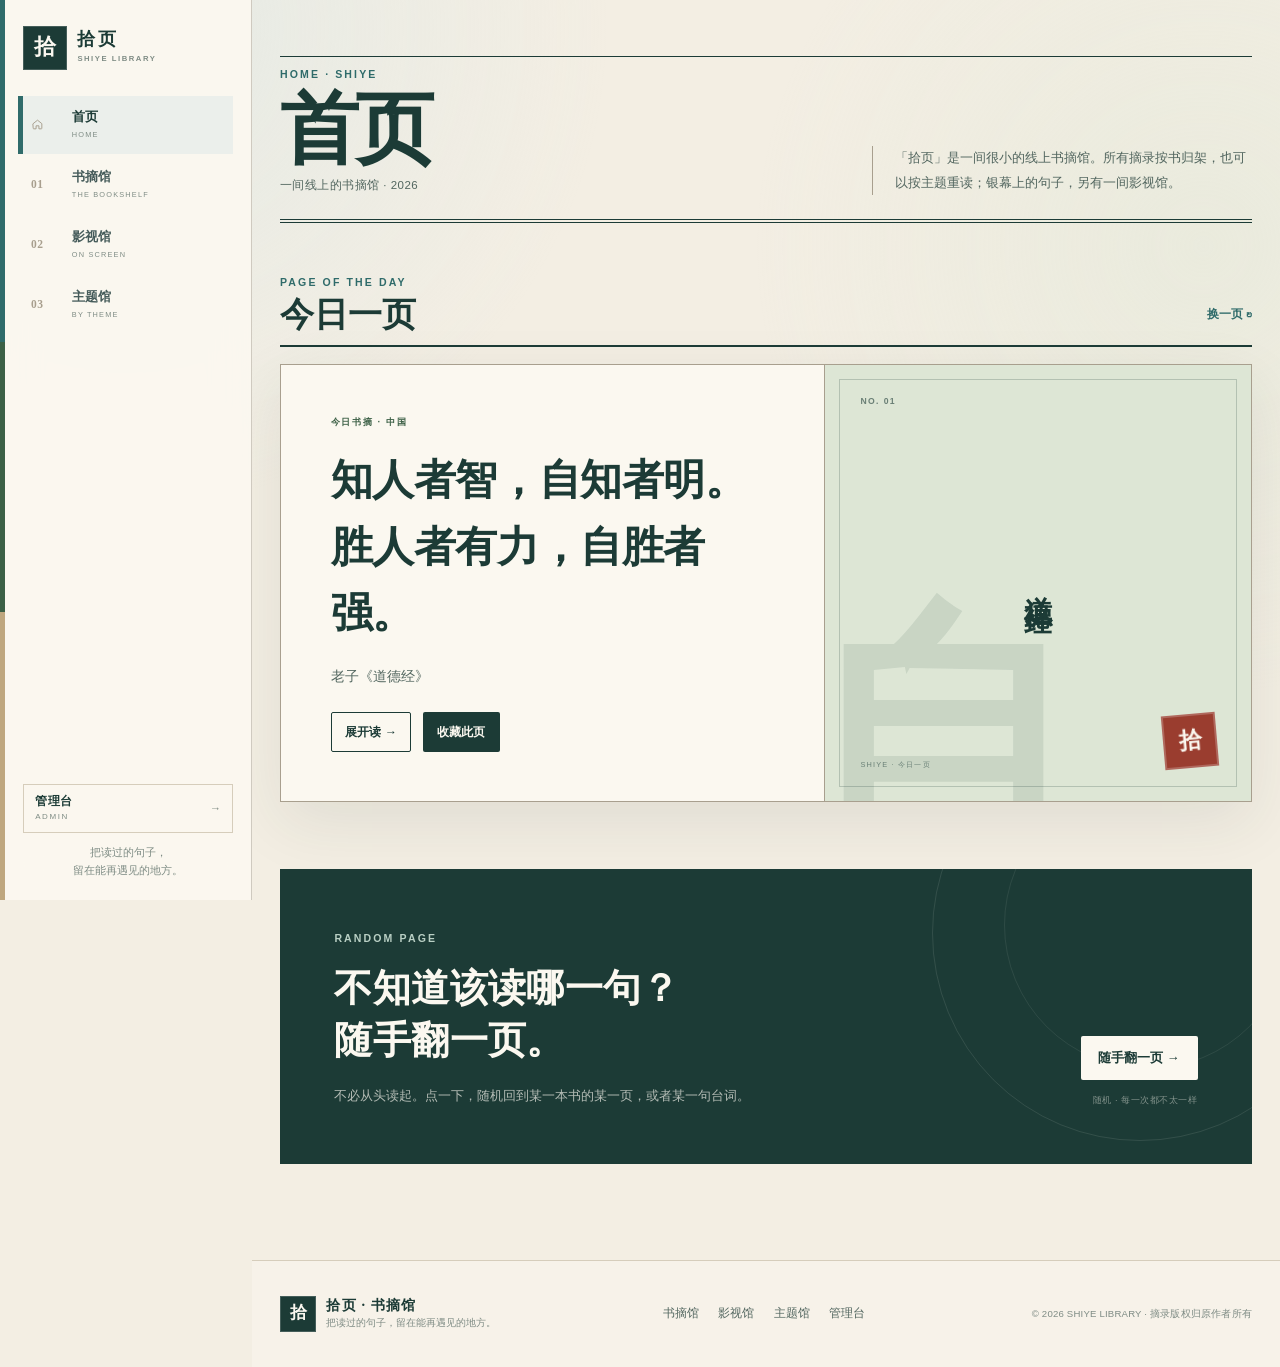
<file: index.html>
<!DOCTYPE html>
<html lang="zh-CN">
<head>
  <meta charset="UTF-8">
  <meta name="viewport" content="width=device-width, initial-scale=1">
  <title>拾页 · 书摘馆</title>
  <meta name="description" content="拾页是一间线上的书摘馆：按书陈列书摘，按主题重读句子，也收藏银幕上的台词。">
  <link rel="icon" href="data:image/svg+xml,%3Csvg xmlns='http://www.w3.org/2000/svg' viewBox='0 0 64 64'%3E%3Crect width='64' height='64' fill='%231c3b36'/%3E%3Ctext x='32' y='45' font-size='38' text-anchor='middle' fill='%23f3eee3' font-family='serif'%3E%E6%8B%BE%3C/text%3E%3C/svg%3E">
  <link rel="stylesheet" href="assets/style.css?v=20261116m">
</head>
<body>
  <a class="skip-link" href="#library">跳到书摘馆</a>

  <aside class="site-header">
    <span class="header-rule" aria-hidden="true"></span>
    <div class="header-inner">
      <div class="sidebar-top">
        <a class="brand" href="#home" aria-label="拾页首页">
          <span class="brand-seal" aria-hidden="true">拾</span>
          <span class="brand-copy">
            <strong>拾页</strong>
            <small>SHIYE LIBRARY</small>
          </span>
        </a>
      </div>

      <nav class="desktop-nav" aria-label="站内导航">
        <a href="#home" data-nav="home">
          <span class="nav-index" aria-hidden="true">
            <svg viewBox="0 0 24 24" fill="none" stroke="currentColor" stroke-width="1.8" stroke-linecap="round" stroke-linejoin="round"><path d="M4 10.4 12 4l8 6.4V19a1 1 0 0 1-1 1h-4.4v-5.6H9.4V20H5a1 1 0 0 1-1-1z"/></svg>
          </span>
          <span class="nav-copy"><strong>首页</strong><small>HOME</small></span>
        </a>
        <a href="#library" data-nav="library">
          <span class="nav-index">01</span>
          <span class="nav-copy"><strong>书摘馆</strong><small>THE BOOKSHELF</small></span>
        </a>
        <a href="#screen" data-nav="screen">
          <span class="nav-index">02</span>
          <span class="nav-copy"><strong>影视馆</strong><small>ON SCREEN</small></span>
        </a>
        <a href="#themes" data-nav="themes">
          <span class="nav-index">03</span>
          <span class="nav-copy"><strong>主题馆</strong><small>BY THEME</small></span>
        </a>
      </nav>

      <div class="header-actions">
        <a class="admin-entry" href="admin.html">
          <span class="admin-entry-copy"><strong>管理台</strong><small>ADMIN</small></span>
          <span class="admin-entry-arrow" aria-hidden="true">→</span>
        </a>
        <p class="sidebar-caption">把读过的句子，<br>留在能再遇见的地方。</p>
      </div>
    </div>
  </aside>

  <main>
    <div class="page-shell">

      <!-- ================= 01 书摘馆：按书翻阅 ================= -->
      <section class="view" id="library" data-view="library">
        <header class="page-intro">
          <div>
            <span class="eyebrow">THE BOOKSHELF · 2026</span>
            <h1>书摘馆</h1>
            <p class="intro-sub"><strong data-stat-books>20</strong> 本书 · <strong data-stat-book-lines>24</strong> 则摘录</p>
          </div>
          <p class="intro-desc">以书为单位陈列。每一栏是一本书，书里被折角的那几页，连同版本信息，都收在这里。</p>
        </header>

        <section class="library" id="bookshelf">
          <div class="book-list" data-book-list></div>

          <div class="load-more-wrap">
            <button class="button button-outline" type="button" data-book-more hidden>展开更多书目</button>
          </div>

          <div class="empty-state" data-book-empty hidden>
            <span aria-hidden="true">空</span>
            <h2>书架暂时是空的</h2>
            <p>还没有收录书摘，去管理台添加一条试试。</p>
          </div>
        </section>
      </section>

      <!-- ================= 02 影视馆 ================= -->
      <section class="view" id="screen" data-view="screen" hidden>
        <header class="page-intro">
          <div>
            <span class="eyebrow">ON SCREEN · 2026</span>
            <h1>影视馆</h1>
            <p class="intro-sub"><strong data-stat-works>9</strong> 部作品 · <strong data-stat-lines>9</strong> 则台词</p>
          </div>
          <p class="intro-desc">银幕上的句子，往往比剧情留得更久。这里收电影与剧集里值得回看的台词，也记下它们出自哪一场戏。</p>
        </header>

        <section class="library" aria-labelledby="screen-heading">
          <div class="library-heading">
            <div>
              <span class="eyebrow">THE SCREEN</span>
              <h2 id="screen-heading">银幕台词</h2>
            </div>
            <p>按作品收录，标注导演、年份、地区与类型。点击任意一页，展开完整台词与按语。</p>
          </div>

          <form class="library-tools" data-film-filter role="search">
            <div class="search-field">
              <svg viewBox="0 0 24 24" aria-hidden="true"><circle cx="11" cy="11" r="7"/><path d="M16.5 16.5 21 21"/></svg>
              <input type="search" placeholder="搜索片名、导演或台词……" aria-label="搜索影视台词" autocomplete="off" data-film-search>
              <kbd>/</kbd>
            </div>
            <div class="filter-grid filter-grid-3">
              <label>
                <span>类型</span>
                <select data-film-medium>
                  <option value="all">全部类型</option>
                  <option value="电影">电影</option>
                  <option value="剧集">剧集</option>
                </select>
              </label>
              <label>
                <span>导演</span>
                <select data-film-director><option value="all">全部导演</option></select>
              </label>
              <label>
                <span>国家</span>
                <select data-film-region><option value="all">全部国家</option></select>
              </label>
            </div>
          </form>

          <div class="results-toolbar">
            <p>共 <strong data-film-result>9</strong> 则台词<button class="clear-filters" type="button" data-film-clear hidden>清除筛选</button></p>
            <div class="toolbar-right">
              <label class="sort-field">
                <span>排序</span>
                <select data-film-sort>
                  <option value="newest">最近收录</option>
                  <option value="oldest">最早收录</option>
                  <option value="title">按片名</option>
                </select>
              </label>
            </div>
          </div>

          <div class="excerpt-grid" data-film-grid></div>

          <div class="empty-state" data-film-empty hidden>
            <span aria-hidden="true">空</span>
            <h2>暂时没有找到这一幕</h2>
            <p>换一个关键词，或者清除筛选再看看。</p>
            <button class="button button-outline" type="button" data-film-clear>清除全部筛选</button>
          </div>
        </section>
      </section>

      <!-- ================= 03 主题馆 ================= -->
      <section class="view" id="themes" data-view="themes" hidden>
        <header class="page-intro">
          <div>
            <span class="eyebrow">BY THEME · 2026</span>
            <h1>主题馆</h1>
            <p class="intro-sub"><strong data-stat-all>33</strong> 则 · <strong data-stat-theme-count>8</strong> 个主题</p>
          </div>
          <p class="intro-desc">把书摘与台词按主题重新排一次：自我、行动、自由……看看不同的人，如何回答同一个问题。</p>
        </header>

        <section class="library" aria-labelledby="themes-heading">
          <div class="library-heading">
            <div>
              <span class="eyebrow">THE THEMES</span>
              <h2 id="themes-heading">主题书架</h2>
            </div>
            <p>只有在这里，内容按主题归架。切换主题，看看同一主题下书与电影如何互相照亮。</p>
          </div>

          <form class="library-tools" data-theme-filter role="search">
            <div class="search-field">
              <svg viewBox="0 0 24 24" aria-hidden="true"><circle cx="11" cy="11" r="7"/><path d="M16.5 16.5 21 21"/></svg>
              <input type="search" placeholder="搜索句子、书名、作者……" aria-label="搜索主题馆" autocomplete="off" data-theme-search>
              <kbd>/</kbd>
            </div>
            <div class="filter-grid filter-grid-4">
              <label>
                <span>主题</span>
                <select data-theme-theme><option value="all">全部主题</option></select>
              </label>
              <label>
                <span>类型</span>
                <select data-theme-type>
                  <option value="all">全部内容</option>
                  <option value="book">书籍</option>
                  <option value="film">影视</option>
                </select>
              </label>
              <label>
                <span>作者 / 导演</span>
                <select data-theme-author><option value="all">全部作者</option></select>
              </label>
              <label>
                <span>收藏</span>
                <select data-theme-fav>
                  <option value="all">全部摘录</option>
                  <option value="fav">只看收藏</option>
                </select>
              </label>
            </div>
          </form>

          <div class="results-toolbar">
            <p>共 <strong data-theme-result>33</strong> 则<button class="clear-filters" type="button" data-theme-clear hidden>清除筛选</button></p>
            <div class="toolbar-right">
              <label class="sort-field">
                <span>排序</span>
                <select data-theme-sort>
                  <option value="newest">最近收录</option>
                  <option value="oldest">最早收录</option>
                  <option value="book">按书名</option>
                  <option value="author">按作者</option>
                </select>
              </label>
            </div>
          </div>

          <div class="shelves" data-shelves aria-live="polite"></div>

          <div class="empty-state" data-theme-empty hidden>
            <span aria-hidden="true">空</span>
            <h2>书架上暂时没有这一页</h2>
            <p>换一个关键词，或者清除筛选再看看。</p>
            <button class="button button-outline" type="button" data-theme-clear>清除全部筛选</button>
          </div>
        </section>
      </section>

      <!-- ================= 04 首页 ================= -->
      <section class="view about-page" id="home" data-view="home" hidden>
        <header class="page-intro">
          <div>
            <span class="eyebrow">HOME · SHIYE</span>
            <h1>首页</h1>
            <p class="intro-sub">一间线上的书摘馆 · 2026</p>
          </div>
          <p class="intro-desc">「拾页」是一间很小的线上书摘馆。所有摘录按书归架，也可以按主题重读；银幕上的句子，另有一间影视馆。</p>
        </header>

        <section class="today-spread" id="today" aria-labelledby="today-title">
          <div class="spread-heading">
            <div>
              <span class="eyebrow">PAGE OF THE DAY</span>
              <h2 id="today-title">今日一页</h2>
            </div>
            <button class="text-button" type="button" data-today-change>换一页 ↻</button>
          </div>

          <article class="today-card is-time" data-today-card>
            <div class="today-body">
              <span class="today-theme" data-today-theme>时间 · TIME</span>
              <blockquote class="today-quote" data-today-quote>人生如逆旅，我亦是行人。</blockquote>
              <p class="today-source" data-today-source>苏轼《苏轼词集》</p>
              <p class="today-note" data-today-note>把人生看作一家旅店，把自己看作过客，许多执念会松一点。不是不在乎，而是知道聚散本来如此。</p>
              <div class="today-actions">
                <button class="button button-outline button-sm" type="button" data-today-open>展开读 →</button>
                <button class="button button-dark button-sm" type="button" data-today-fav>收藏此页</button>
              </div>
            </div>
            <div class="today-plate" aria-hidden="true">
              <span class="plate-bgchar" data-today-char>时</span>
              <span class="plate-no" data-today-no>NO. 12</span>
              <span class="plate-title" data-today-title>苏轼词集</span>
              <span class="plate-seal">拾</span>
              <span class="plate-meta">SHIYE · 今日一页</span>
            </div>
          </article>
        </section>

        <section class="about-strip">
          <div class="about-copy">
            <span class="eyebrow">RANDOM PAGE</span>
            <h2>不知道该读哪一句？<br>随手翻一页。</h2>
            <p>不必从头读起。点一下，随机回到某一本书的某一页，或者某一句台词。</p>
          </div>
          <div class="about-actions">
            <button class="button button-paper" type="button" data-random>随手翻一页 →</button>
            <p class="about-hint">随机 · 每一次都不太一样</p>
          </div>
        </section>
      </section>

    </div>
  </main>

  <footer class="site-footer">
    <div class="footer-inner">
      <div class="footer-brand">
        <span class="brand-seal" aria-hidden="true">拾</span>
        <div>
          <strong>拾页 · 书摘馆</strong>
          <small>把读过的句子，留在能再遇见的地方。</small>
        </div>
      </div>
      <nav class="footer-nav" aria-label="页脚导航">
        <a href="#library">书摘馆</a>
        <a href="#screen">影视馆</a>
        <a href="#themes">主题馆</a>
        <a href="admin.html">管理台</a>
      </nav>
      <p class="footer-note">© <span data-year>2026</span> SHIYE LIBRARY · 摘录版权归原作者所有</p>
    </div>
  </footer>

  <div class="reader" data-reader hidden>
    <div class="reader-backdrop" data-reader-close></div>
    <div class="reader-sheet" role="dialog" aria-modal="true" aria-labelledby="reader-quote" tabindex="-1">
      <button class="reader-close" type="button" aria-label="关闭" data-reader-close>×</button>
      <span class="reader-rail" data-reader-rail>拾页 · 摘录 NO. 01</span>
      <div class="reader-sheet-body">
        <span class="reader-theme" data-reader-theme>自我 · SELF</span>
        <blockquote class="reader-quote" id="reader-quote" data-reader-quote></blockquote>
        <p class="reader-source" data-reader-source></p>
        <div class="reader-note">
          <span class="note-label">译文</span>
          <p data-reader-note></p>
        </div>
        <div class="reader-meta">
          <span data-reader-meta></span>
          <div class="reader-meta-actions">
            <button class="text-button" type="button" data-reader-fav>收藏此页</button>
            <button class="text-button" type="button" data-reader-copy>复制摘录</button>
          </div>
        </div>
        <div class="reader-nav">
          <button type="button" data-reader-prev>← 上一则</button>
          <button type="button" data-reader-next>下一则 →</button>
        </div>
      </div>
    </div>
  </div>

  <div class="toast" id="toast" role="status" aria-live="polite"></div>

  <script src="data/excerpts.js?v=20261115s"></script>
  <script src="assets/shared.js?v=20261116m"></script>
  <script src="assets/app.js?v=20261116m"></script>
</body>
</html>
</file>
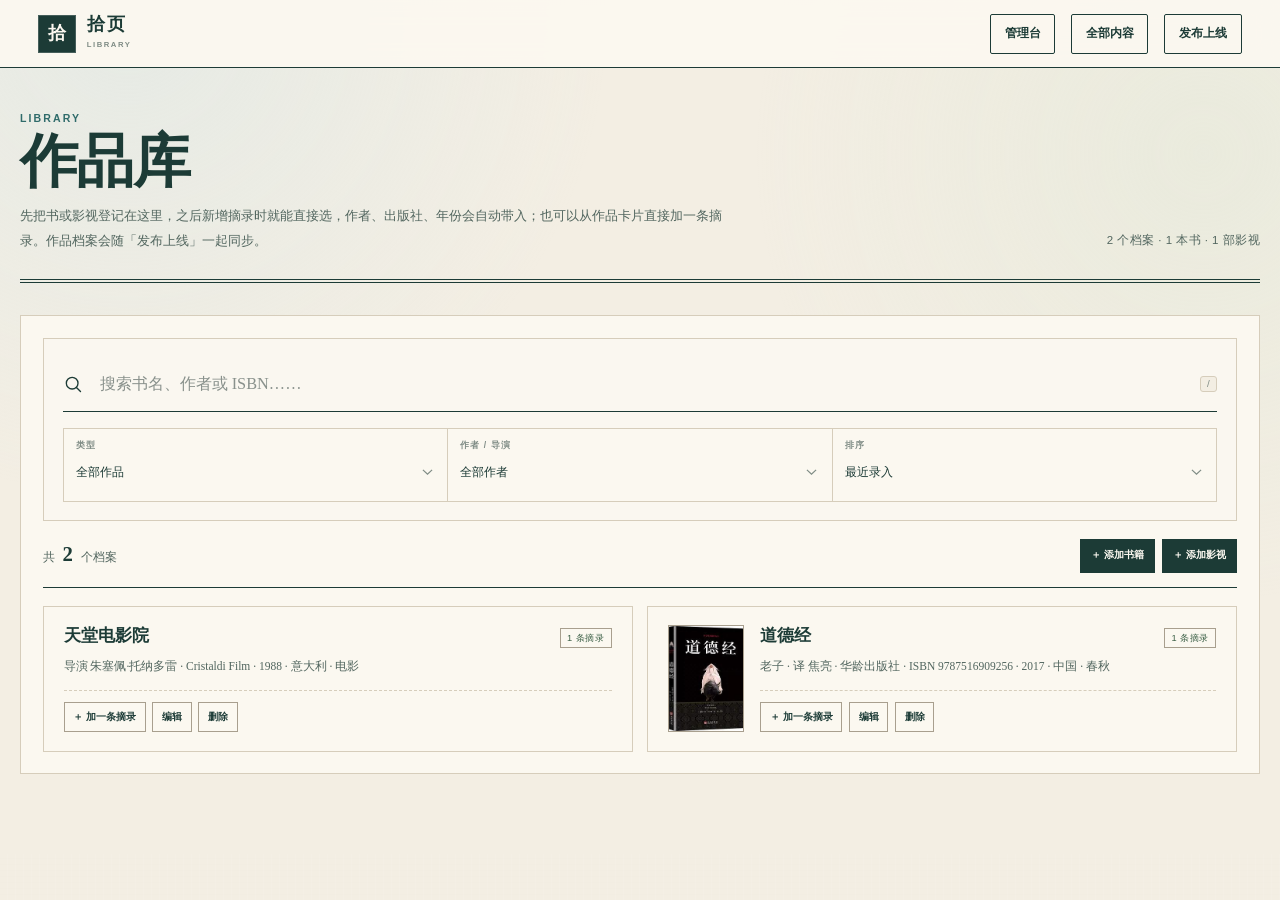
<file: admin-form.html>
<!DOCTYPE html>
<html lang="zh-CN">
<head>
  <meta charset="UTF-8">
  <meta name="viewport" content="width=device-width, initial-scale=1">
  <title>新增内容 · 拾页</title>
  <meta name="description" content="拾页的新增与编辑页：填写书籍或影视信息与摘录，保存后写入本地草稿。">
  <link rel="icon" href="data:image/svg+xml,%3Csvg xmlns='http://www.w3.org/2000/svg' viewBox='0 0 64 64'%3E%3Crect width='64' height='64' fill='%231c3b36'/%3E%3Ctext x='32' y='45' font-size='38' text-anchor='middle' fill='%23f3eee3' font-family='serif'%3E%E6%8B%BE%3C/text%3E%3C/svg%3E">
  <link rel="stylesheet" href="assets/style.css?v=20261116m">
</head>
<body>
  <header class="editor-topbar">
    <a class="brand" href="index.html" aria-label="返回拾页书摘馆">
      <span class="brand-seal" aria-hidden="true">拾</span>
      <span class="brand-copy">
        <strong>拾页</strong>
        <small>EDITOR'S DESK</small>
      </span>
    </a>
    <div class="topbar-actions">
      <span class="save-state" id="saveState">已载入文件数据</span>
      <a class="button button-outline button-sm" href="admin.html">管理台</a>
      <a class="button button-outline button-sm" href="content.html">全部内容</a>
      <a class="button button-outline button-sm" href="publish.html">发布上线</a>
    </div>
  </header>

  <main class="editor-main">
    <section class="editor-intro" id="introBlock">
      <span class="eyebrow">EDITOR'S DESK</span>
      <h1 id="pageTitle">新增内容</h1>
      <p>填写书籍或影视信息与摘录，保存后写入本地草稿，同一浏览器的站点会立即生效。</p>
    </section>

    <section class="editor-panel form-panel" aria-labelledby="formTitle">
      <div class="panel-head">
        <div class="work-context" id="workContext" hidden>
          <span class="work-context-label" id="workContextLabel">作品库 · 书籍</span>
          <strong id="workContextTitle">《道德经》</strong>
        </div>
        <h2 id="formTitle">新增一则书摘 / 台词</h2>
      </div>

      <form class="editor-form" id="excerptForm" novalidate>
        <div class="field-row" id="typeField">
          <label class="field">
            <span>类型 *</span>
            <select id="f-type">
              <option value="book">书籍 · 书摘</option>
              <option value="film">影视 · 台词</option>
            </select>
          </label>
        </div>

        <fieldset class="field theme-field">
          <span>主题（可多选）*</span>
          <div class="theme-picker" id="f-themes"></div>
        </fieldset>

        <label class="field">
          <span id="f-label-book">书名 *</span>
          <select id="f-book" required></select>
        </label>

        <p class="field-hint" id="bookHint">已有书目可直接选择，会自动带入作者、出版社与年份；列表里没有时选择「＋ 新增书籍…」。</p>

        <p class="field-hint work-link-hint" id="workLinkHint" hidden>作品信息已关联「作品库」，这里只读；要修改请到 <a href="works.html">作品库</a> 编辑该作品。</p>

        <label class="field" id="newBookField" hidden>
          <span id="f-label-new-book">新书名 *</span>
          <input id="f-new-book" type="text" placeholder="输入新的书名">
        </label>

        <div class="field-row">
          <label class="field">
            <span id="f-label-author">作者 *</span>
            <input id="f-author" type="text" placeholder="例如：刘义庆" required>
          </label>
          <label class="field">
            <span id="f-label-publisher">出版社</span>
            <input id="f-publisher" type="text" placeholder="例如：中华书局">
          </label>
        </div>

        <div class="field-row" hidden>
          <label class="field">
            <span id="f-label-year">出版年份</span>
            <input id="f-year" type="text" inputmode="numeric" placeholder="例如：2011">
          </label>
          <label class="field">
            <span id="f-label-place">国家</span>
            <input id="f-country" type="text" placeholder="例如：中国">
          </label>
        </div>

        <div class="field-row">
          <label class="field">
            <span id="f-label-chapter">篇目 / 章节</span>
            <input id="f-chapter" type="text" placeholder="例如：品藻">
          </label>
          <label class="field" data-for="book" data-always-hidden hidden>
            <span>时代</span>
            <select id="f-era">
              <option value="">未选择</option>
              <option value="__new__">＋ 新增时代…</option>
            </select>
            <input id="f-era-new" type="text" placeholder="输入新的时代" hidden>
          </label>
          <label class="field" data-for="film" hidden>
            <span>影视类型</span>
            <select id="f-medium">
              <option value="电影">电影</option>
              <option value="剧集">剧集</option>
            </select>
          </label>
        </div>

        <label class="field">
          <span id="f-label-quote">原文摘录 *</span>
          <textarea id="f-quote" rows="4" placeholder="贴入你想留下的句子……" required></textarea>
        </label>

        <div class="field-row">
          <label class="field">
            <span>收录日期</span>
            <input id="f-date" type="date">
          </label>
          <label class="check-field" data-for="book">
            <input id="f-featured" type="checkbox" checked>
            <span>放入「今日一页」候选</span>
          </label>
        </div>

        <div class="form-actions">
          <button class="button button-dark button-sm" type="submit" id="saveBtn">保存摘录</button>
        </div>
        <p class="field-hint">带 * 的字段为必填，主题可多选。书籍摘录会按书名归入「书摘馆」，影视台词归入「影视馆」，两者都会按所选主题出现在「主题馆」；只有书籍能进入「今日一页」。同一本书可以添加多条摘录。保存后写入本地草稿，确认无误后到「发布上线」提交。</p>
      </form>
    </section>
  </main>

  <div class="toast" id="toast" role="status" aria-live="polite"></div>

  <script src="data/excerpts.js?v=20261115q"></script>
  <script src="assets/shared.js?v=20261116m"></script>
  <script src="assets/admin.js?v=20261116m"></script>
</body>
</html>
</file>
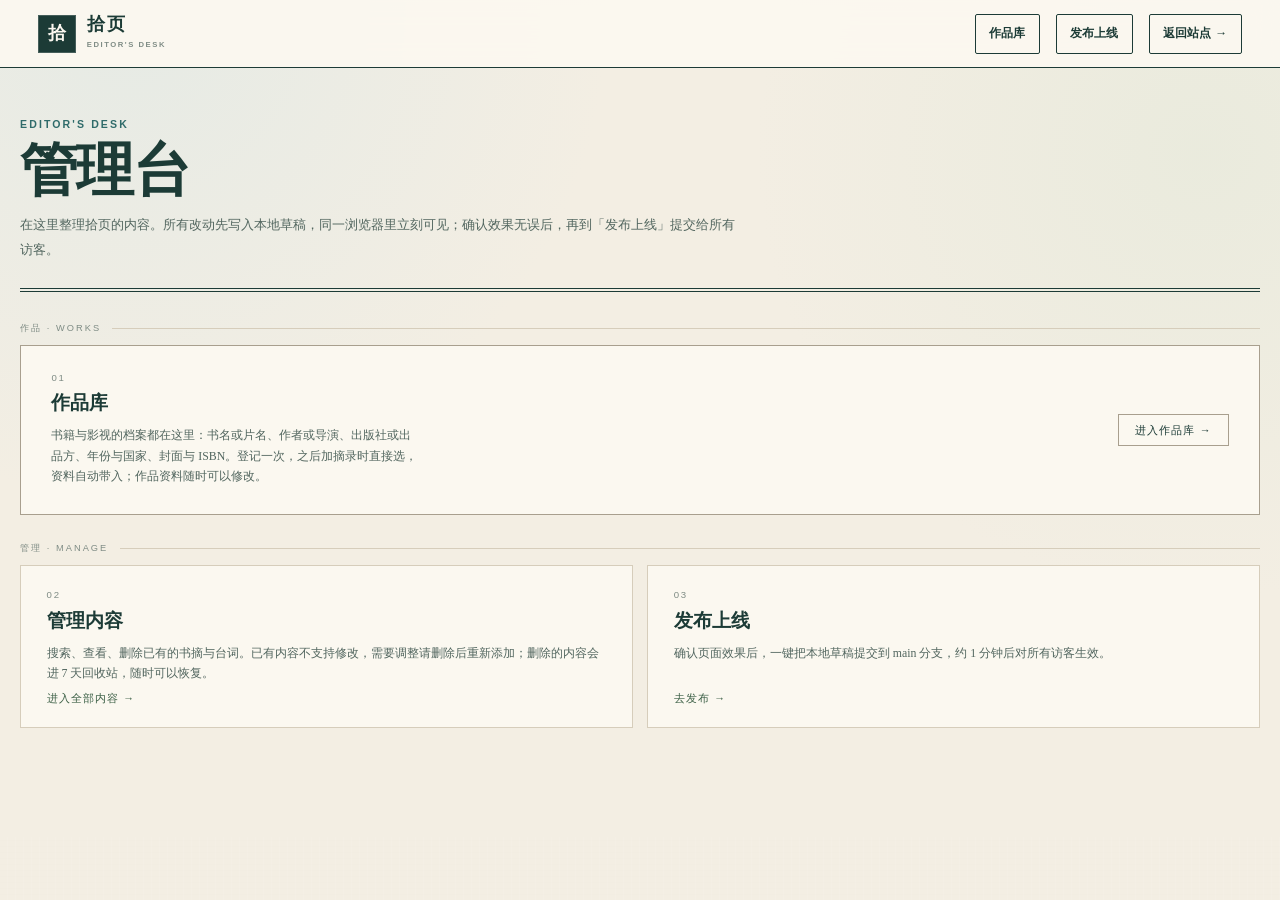
<file: admin.html>
<!DOCTYPE html>
<html lang="zh-CN">
<head>
  <meta charset="UTF-8">
  <meta name="viewport" content="width=device-width, initial-scale=1">
  <title>管理台 · 拾页</title>
  <meta name="description" content="拾页的管理台：进入作品库、内容管理与发布上线。">
  <link rel="icon" href="data:image/svg+xml,%3Csvg xmlns='http://www.w3.org/2000/svg' viewBox='0 0 64 64'%3E%3Crect width='64' height='64' fill='%231c3b36'/%3E%3Ctext x='32' y='45' font-size='38' text-anchor='middle' fill='%23f3eee3' font-family='serif'%3E%E6%8B%BE%3C/text%3E%3C/svg%3E">
  <link rel="stylesheet" href="assets/style.css?v=20261116m">
</head>
<body>
  <header class="editor-topbar">
    <a class="brand" href="index.html" aria-label="返回拾页书摘馆">
      <span class="brand-seal" aria-hidden="true">拾</span>
      <span class="brand-copy">
        <strong>拾页</strong>
        <small>EDITOR'S DESK</small>
      </span>
    </a>
    <div class="topbar-actions">
      <a class="button button-outline button-sm" href="works.html">作品库</a>
      <a class="button button-outline button-sm" href="publish.html">发布上线</a>
      <a class="button button-outline button-sm" href="index.html">返回站点 →</a>
    </div>
  </header>

  <main class="editor-main">
    <section class="editor-intro">
      <span class="eyebrow">EDITOR'S DESK</span>
      <h1>管理台</h1>
      <p>在这里整理拾页的内容。所有改动先写入本地草稿，同一浏览器里立刻可见；确认效果无误后，再到「发布上线」提交给所有访客。</p>
    </section>

    <section class="hub-groups" aria-label="管理入口">
      <div class="hub-group">
        <span class="hub-group-label">作品 · WORKS</span>
        <div class="hub-grid hub-grid-1">
          <a class="hub-card" href="works.html">
            <span class="hub-index">01</span>
            <h2>作品库</h2>
            <p>书籍与影视的档案都在这里：书名或片名、作者或导演、出版社或出品方、年份与国家、封面与 ISBN。登记一次，之后加摘录时直接选，资料自动带入；作品资料随时可以修改。</p>
            <span class="hub-go">进入作品库 →</span>
          </a>
        </div>
      </div>

      <div class="hub-group">
        <span class="hub-group-label">管理 · MANAGE</span>
        <div class="hub-grid hub-grid-2">
          <a class="hub-card" href="content.html">
            <span class="hub-index">02</span>
            <h2>管理内容</h2>
            <p>搜索、查看、删除已有的书摘与台词。已有内容不支持修改，需要调整请删除后重新添加；删除的内容会进 7 天回收站，随时可以恢复。</p>
            <span class="hub-go">进入全部内容 →</span>
          </a>

          <a class="hub-card" href="publish.html">
            <span class="hub-index">03</span>
            <h2>发布上线</h2>
            <p>确认页面效果后，一键把本地草稿提交到 main 分支，约 1 分钟后对所有访客生效。</p>
            <span class="hub-go">去发布 →</span>
          </a>
        </div>
      </div>
    </section>
  </main>
</body>
</html>
</file>
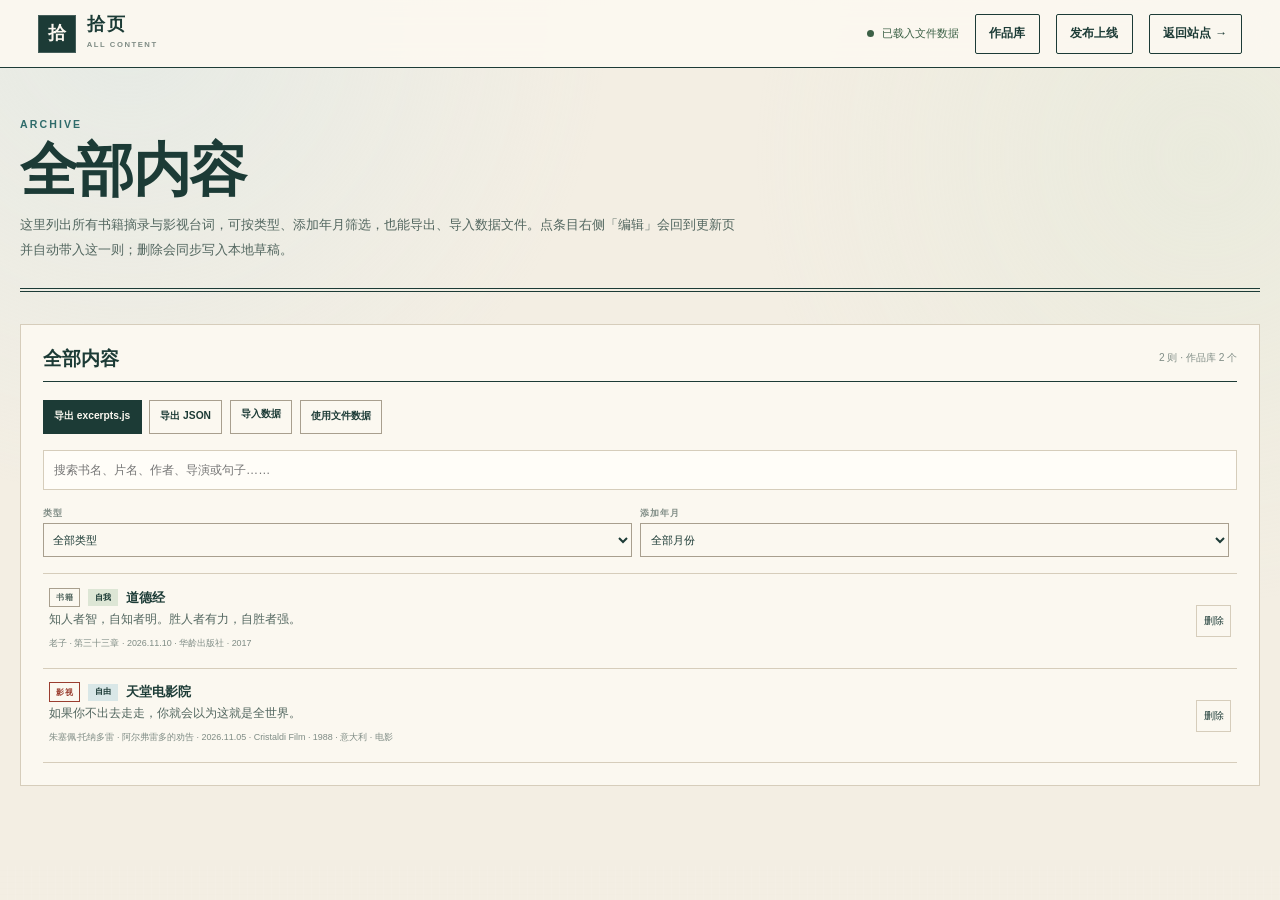
<file: content.html>
<!DOCTYPE html>
<html lang="zh-CN">
<head>
  <meta charset="UTF-8">
  <meta name="viewport" content="width=device-width, initial-scale=1">
  <title>全部内容 · 拾页</title>
  <meta name="description" content="拾页书摘馆的全部内容：按类型与年月筛选、搜索、编辑、导出与导入。">
  <link rel="icon" href="data:image/svg+xml,%3Csvg xmlns='http://www.w3.org/2000/svg' viewBox='0 0 64 64'%3E%3Crect width='64' height='64' fill='%231c3b36'/%3E%3Ctext x='32' y='45' font-size='38' text-anchor='middle' fill='%23f3eee3' font-family='serif'%3E%E6%8B%BE%3C/text%3E%3C/svg%3E">
  <link rel="stylesheet" href="assets/style.css?v=20261116m">
</head>
<body>
  <header class="editor-topbar">
    <a class="brand" href="index.html" aria-label="返回拾页书摘馆">
      <span class="brand-seal" aria-hidden="true">拾</span>
      <span class="brand-copy">
        <strong>拾页</strong>
        <small>ALL CONTENT</small>
      </span>
    </a>
    <div class="topbar-actions">
      <span class="save-state" id="saveState">已载入文件数据</span>
      <a class="button button-outline button-sm" href="works.html">作品库</a>
      <a class="button button-outline button-sm" href="publish.html">发布上线</a>
      <a class="button button-outline button-sm" href="index.html">返回站点 →</a>
    </div>
  </header>

  <main class="editor-main">
    <section class="editor-intro">
      <span class="eyebrow">ARCHIVE</span>
      <h1>全部内容</h1>
      <p>这里列出所有书籍摘录与影视台词，可按类型、添加年月筛选，也能导出、导入数据文件。点条目右侧「编辑」会回到更新页并自动带入这一则；删除会同步写入本地草稿。</p>
    </section>

    <section class="editor-panel list-panel content-panel" aria-labelledby="listTitle">
      <div class="panel-head">
        <h2 id="listTitle">全部内容</h2>
        <span class="count" id="listCount">0 则</span>
      </div>

      <div class="admin-tools">
        <button class="btn-mini is-primary" type="button" id="exportJs">导出 excerpts.js</button>
        <button class="btn-mini" type="button" id="exportJson">导出 JSON</button>
        <label class="btn-mini" for="importFile" role="button" tabindex="0">导入数据</label>
        <input id="importFile" type="file" accept=".js,.json,application/json,text/javascript" hidden>
        <button class="btn-mini" type="button" id="resetFile">使用文件数据</button>
      </div>

      <input class="admin-search" id="adminSearch" type="search" placeholder="搜索书名、片名、作者、导演或句子……" aria-label="搜索已有内容">

      <div class="admin-filters">
        <label>
          <span>类型</span>
          <select id="filterType">
            <option value="all">全部类型</option>
            <option value="book">书籍</option>
            <option value="film">影视</option>
          </select>
        </label>
        <label>
          <span>添加年月</span>
          <select id="filterMonth"><option value="all">全部月份</option></select>
        </label>
        <button class="btn-mini" type="button" id="clearFilters" hidden>清除筛选</button>
      </div>

      <div class="admin-list" id="adminList"></div>
    </section>

    <section class="editor-panel trash-panel" id="trashPanel" hidden aria-labelledby="trashTitle">
      <div class="panel-head">
        <h2 id="trashTitle">最近删除</h2>
        <span class="count" id="trashCount">0 则</span>
      </div>
      <p class="field-hint">删除的内容会保留 7 天，过期自动清理，期间可随时恢复。</p>
      <div class="admin-list" id="trashList"></div>
    </section>
  </main>

  <div class="toast" id="toast" role="status" aria-live="polite"></div>

  <script src="data/excerpts.js?v=20261115r"></script>
  <script src="assets/shared.js?v=20261116m"></script>
  <script src="assets/content.js?v=20261115r"></script>
</body>
</html>
</file>
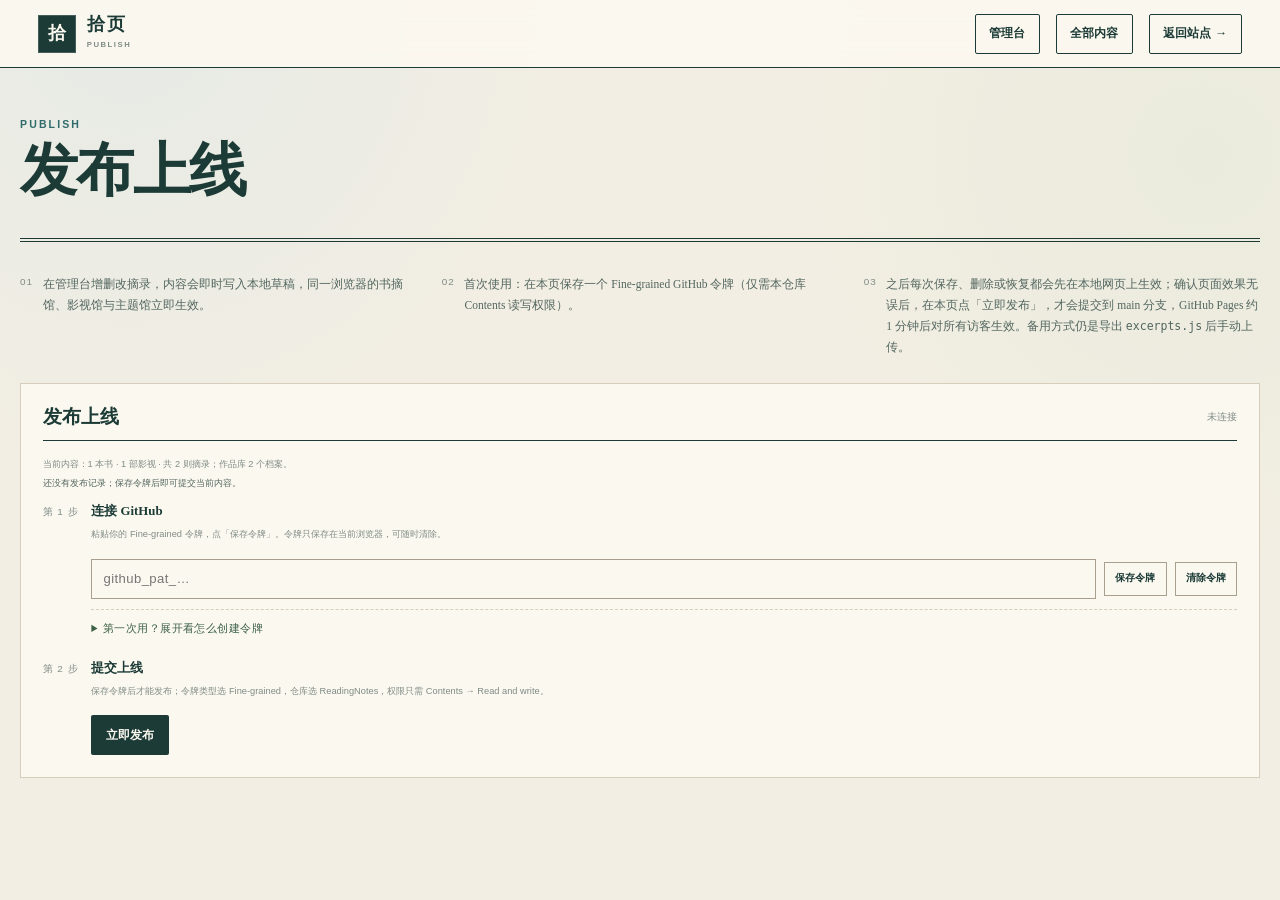
<file: publish.html>
<!DOCTYPE html>
<html lang="zh-CN">
<head>
  <meta charset="UTF-8">
  <meta name="viewport" content="width=device-width, initial-scale=1">
  <title>发布上线 · 拾页</title>
  <meta name="description" content="拾页的发布入口：保存 GitHub 令牌，确认页面效果后一键把本地草稿提交到 main 分支。">
  <link rel="icon" href="data:image/svg+xml,%3Csvg xmlns='http://www.w3.org/2000/svg' viewBox='0 0 64 64'%3E%3Crect width='64' height='64' fill='%231c3b36'/%3E%3Ctext x='32' y='45' font-size='38' text-anchor='middle' fill='%23f3eee3' font-family='serif'%3E%E6%8B%BE%3C/text%3E%3C/svg%3E">
  <link rel="stylesheet" href="assets/style.css?v=20261116m">
</head>
<body>
  <header class="editor-topbar">
    <a class="brand" href="index.html" aria-label="返回拾页书摘馆">
      <span class="brand-seal" aria-hidden="true">拾</span>
      <span class="brand-copy">
        <strong>拾页</strong>
        <small>PUBLISH</small>
      </span>
    </a>
    <div class="topbar-actions">
      <a class="button button-outline button-sm" href="admin.html">管理台</a>
      <a class="button button-outline button-sm" href="content.html">全部内容</a>
      <a class="button button-outline button-sm" href="index.html">返回站点 →</a>
    </div>
  </header>

  <main class="editor-main">
    <section class="editor-intro">
      <span class="eyebrow">PUBLISH</span>
      <h1>发布上线</h1>
    </section>

    <section class="intro-steps" aria-label="上线流程">
      <div class="intro-step">
        <span class="step-no">01</span>
        <p>在管理台增删改摘录，内容会即时写入本地草稿，同一浏览器的书摘馆、影视馆与主题馆立即生效。</p>
      </div>
      <div class="intro-step">
        <span class="step-no">02</span>
        <p>首次使用：在本页保存一个 Fine-grained GitHub 令牌（仅需本仓库 Contents 读写权限）。</p>
      </div>
      <div class="intro-step">
        <span class="step-no">03</span>
        <p>之后每次保存、删除或恢复都会先在本地网页上生效；确认页面效果无误后，在本页点「立即发布」，才会提交到 main 分支，GitHub Pages 约 1 分钟后对所有访客生效。备用方式仍是导出 <code>excerpts.js</code> 后手动上传。</p>
      </div>
    </section>

    <section class="editor-panel publish-panel" aria-labelledby="publishTitle">
      <div class="panel-head">
        <h2 id="publishTitle">发布上线</h2>
        <span class="count" id="publishState">未连接</span>
      </div>
      <p class="field-hint" id="publishSummary">正在读取本地内容…</p>
      <p class="field-hint publish-pending" id="publishPending">正在检查是否有未发布的改动…</p>

      <ol class="publish-steps">
        <li>
          <span class="step-no">第 1 步</span>
          <div class="publish-step-body">
            <strong>连接 GitHub</strong>
            <p class="field-hint">粘贴你的 Fine-grained 令牌，点「保存令牌」。令牌只保存在当前浏览器，可随时清除。</p>
            <div class="publish-row">
              <input id="ghToken" name="gh-token-value" class="token-input" type="text" placeholder="github_pat_…" autocomplete="off" autocapitalize="off" spellcheck="false" data-lpignore="true" data-1p-ignore aria-label="GitHub 令牌">
              <button class="btn-mini" id="saveToken" type="button">保存令牌</button>
              <button class="btn-mini" id="clearToken" type="button">清除令牌</button>
            </div>

            <details class="token-guide">
              <summary>第一次用？展开看怎么创建令牌</summary>
              <ol>
                <li>登录 GitHub，点右上角头像 → <b>Settings</b></li>
                <li>左侧最下方 → <b>Developer settings</b> → <b>Personal access tokens</b> → <b>Fine-grained tokens</b></li>
                <li>点 <b>Generate new token</b>，Name 随便填（例如 ReadingNotes），Expiration 自选</li>
                <li><b>Repository access</b> 选 <b>Only select repositories</b>，只勾选 <b>ReadingNotes</b></li>
                <li><b>Permissions</b> → <b>Repository permissions</b> → <b>Contents</b> 设为 <b>Read and write</b></li>
                <li>点 <b>Generate token</b>，复制以 <code>github_pat_</code> 开头的令牌（只显示这一次）</li>
                <li>回到本页粘贴并点「保存令牌」，右上角变成「已连接 GitHub」即成功</li>
              </ol>
              <p class="field-hint">令牌到期后重新生成一个替换即可；换设备或清理浏览器数据后需要重新保存。</p>
            </details>
          </div>
        </li>

        <li>
          <span class="step-no">第 2 步</span>
          <div class="publish-step-body">
            <strong>提交上线</strong>
            <p class="field-hint" id="publishNote">确认页面效果无误后，点下面的按钮提交。</p>
            <button class="button button-dark button-sm" id="publishNow" type="button">立即发布</button>
          </div>
        </li>
      </ol>
    </section>
  </main>

  <div class="toast" id="toast" role="status" aria-live="polite"></div>

  <script src="data/excerpts.js?v=20261115r"></script>
  <script src="assets/shared.js?v=20261116m"></script>
  <script src="assets/publish.js?v=20261115r"></script>
</body>
</html>
</file>
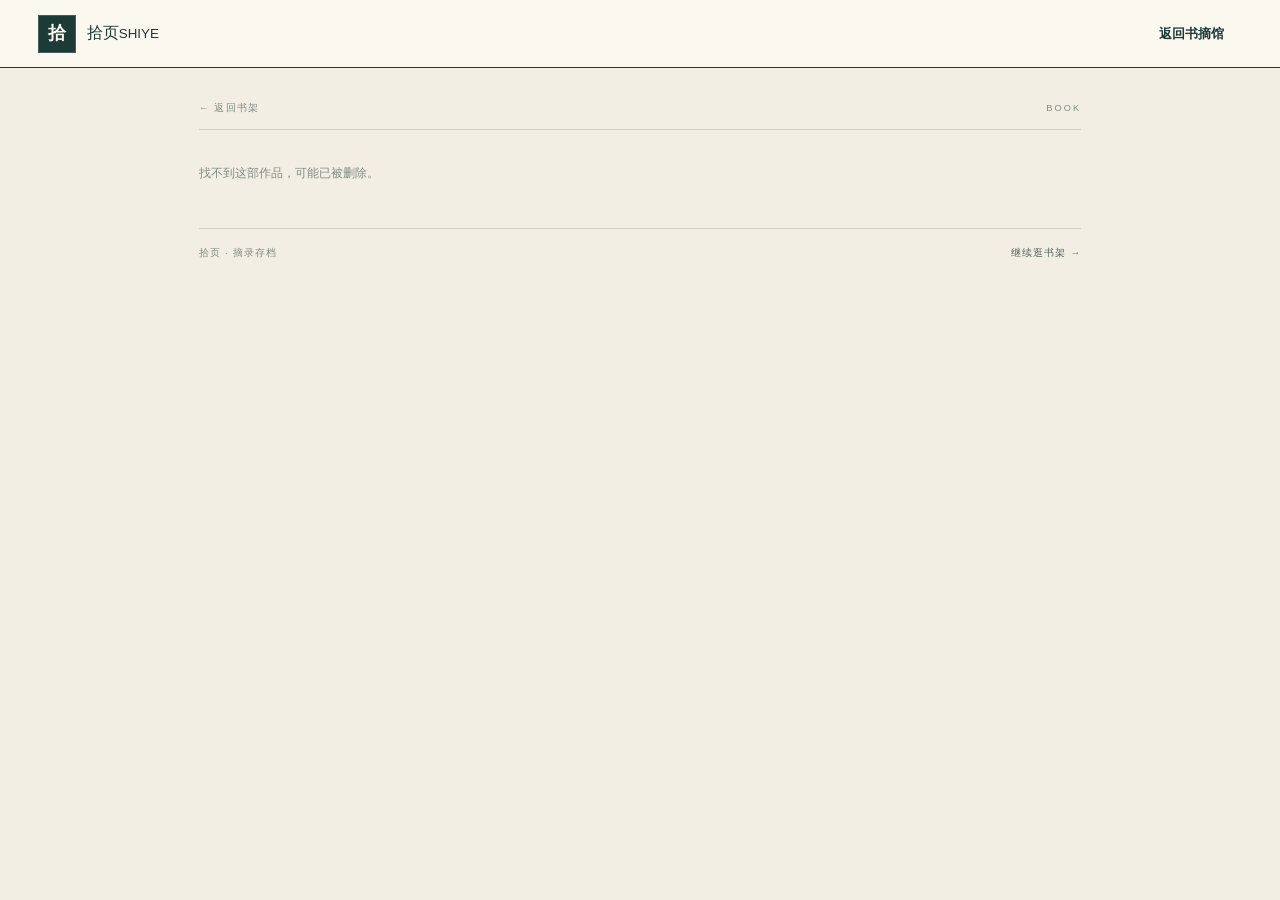
<file: work.html>
<!DOCTYPE html>
<html lang="zh-CN">
<head>
  <meta charset="UTF-8">
  <meta name="viewport" content="width=device-width, initial-scale=1">
  <title>作品摘录 · 拾页</title>
  <meta name="description" content="拾页的作品页：查看一部作品的全部摘录。">
  <link rel="icon" href="data:image/svg+xml,%3Csvg xmlns='http://www.w3.org/2000/svg' viewBox='0 0 64 64'%3E%3Crect width='64' height='64' fill='%231c3b36'/%3E%3Ctext x='32' y='45' font-size='38' text-anchor='middle' fill='%23f3eee3' font-family='serif'%3E%E6%8B%BE%3C/text%3E%3C/svg%3E">
  <link rel="stylesheet" href="assets/style.css?v=20261116m">
</head>
<body class="wp-body">
  <header class="editor-topbar">
    <a class="brand" href="index.html" aria-label="返回拾页书摘馆">
      <span class="brand-seal">拾</span>
      <span class="brand-name">拾页<small>SHIYE</small></span>
    </a>
    <nav class="topbar-links">
      <a class="button button-ghost" href="index.html?from=work#library">返回书摘馆</a>
    </nav>
  </header>

  <main class="wp">
    <nav class="wp-nav">
      <a class="wp-back" href="index.html?from=work#library">← 返回书架</a>
      <span class="wp-type" id="workEyebrow">BOOK</span>
    </nav>

    <header class="wp-head" id="workHero" hidden>
      <div class="wp-cover" id="workCover"><span>暂无封面</span></div>
      <div class="wp-head-body">
        <h1 id="workTitle">作品</h1>
        <p class="wp-meta" id="workMeta"></p>
        <div class="wp-stats">
          <span class="wp-stat"><strong id="workCount">0</strong><em>则摘录</em></span>
          <span class="wp-stat"><strong id="workThemeCount">0</strong><em>个主题</em></span>
          <span class="wp-stat"><strong id="workSpan">—</strong><em>收录跨度</em></span>
        </div>
      </div>
    </header>

    <section class="wp-quotes" id="workQuotes"></section>
    <p class="wp-empty" id="workEmpty" hidden>还没有这部作品的摘录。</p>

    <footer class="wp-foot">
      <span>拾页 · 摘录存档</span>
      <a href="index.html?from=work#library">继续逛书架 →</a>
    </footer>
  </main>

  <div class="toast" id="toast" role="status" aria-live="polite"></div>

  <script src="data/excerpts.js?v=20261115w"></script>
  <script src="assets/shared.js?v=20261116m"></script>
  <script src="assets/work.js?v=20261115w"></script>
</body>
</html>
</file>
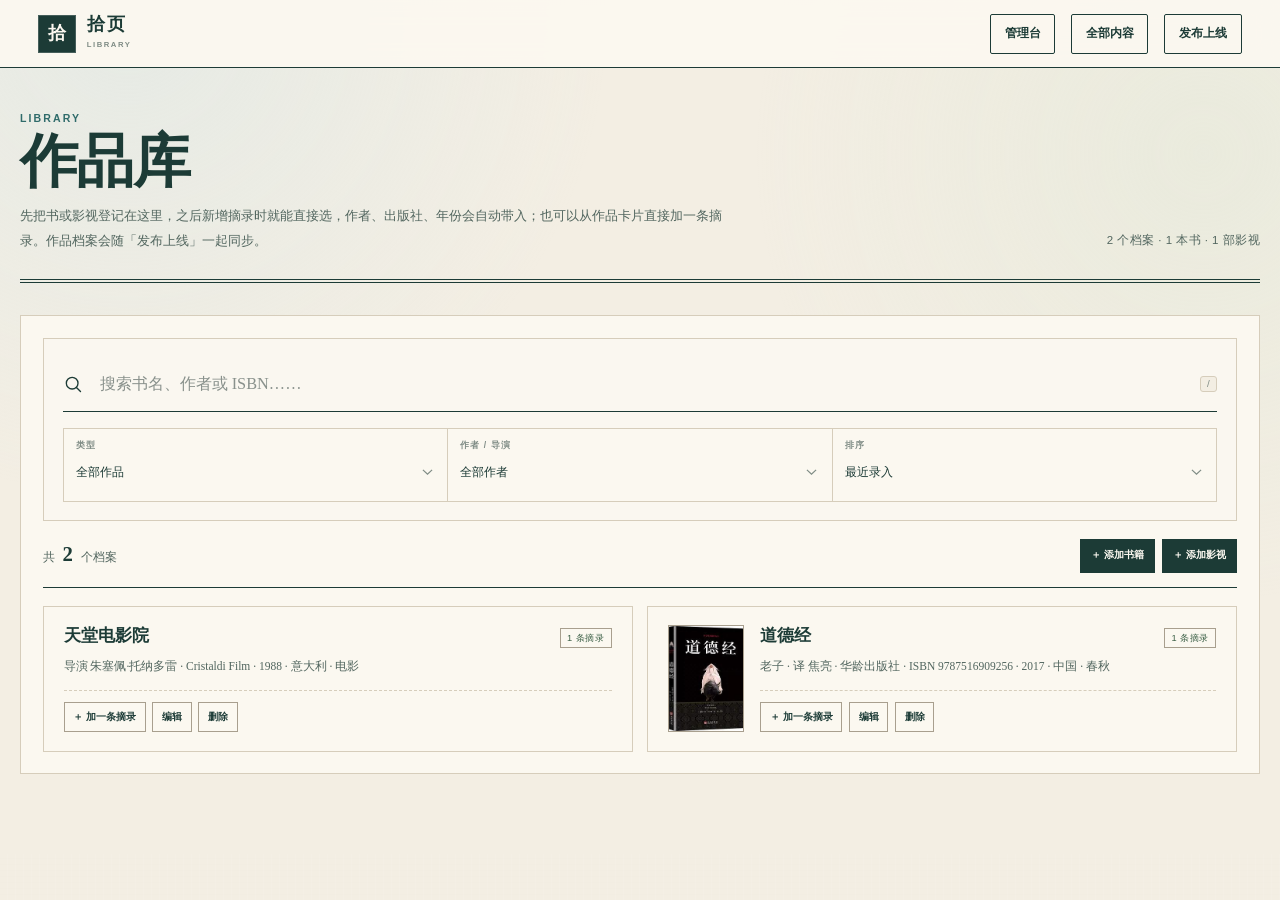
<file: works.html>
<!DOCTYPE html>
<html lang="zh-CN">
<head>
  <meta charset="UTF-8">
  <meta name="viewport" content="width=device-width, initial-scale=1">
  <title>作品库 · 拾页</title>
  <meta name="description" content="拾页的作品库：登记书籍与影视作品，管理它们的摘录。">
  <link rel="icon" href="data:image/svg+xml,%3Csvg xmlns='http://www.w3.org/2000/svg' viewBox='0 0 64 64'%3E%3Crect width='64' height='64' fill='%231c3b36'/%3E%3Ctext x='32' y='45' font-size='38' text-anchor='middle' fill='%23f3eee3' font-family='serif'%3E%E6%8B%BE%3C/text%3E%3C/svg%3E">
  <link rel="stylesheet" href="assets/style.css?v=20261116m">
</head>
<body>
  <header class="editor-topbar">
    <a class="brand" href="index.html" aria-label="返回拾页书摘馆">
      <span class="brand-seal" aria-hidden="true">拾</span>
      <span class="brand-copy">
        <strong>拾页</strong>
        <small>LIBRARY</small>
      </span>
    </a>
    <div class="topbar-actions">
      <a class="button button-outline button-sm" href="admin.html">管理台</a>
      <a class="button button-outline button-sm" href="content.html">全部内容</a>
      <a class="button button-outline button-sm" href="publish.html">发布上线</a>
    </div>
  </header>

  <main class="editor-main">
    <section class="editor-intro works-intro">
      <span class="eyebrow">LIBRARY</span>
      <h1>作品库</h1>
      <p>先把书或影视登记在这里，之后新增摘录时就能直接选，作者、出版社、年份会自动带入；也可以从作品卡片直接加一条摘录。作品档案会随「发布上线」一起同步。</p>
      <p class="intro-count" id="workCount">—</p>
    </section>

    <section class="editor-panel works-panel" aria-label="作品列表">
      <form class="library-tools works-tools" role="search">
        <div class="search-field">
          <svg viewBox="0 0 24 24" aria-hidden="true"><circle cx="11" cy="11" r="7"/><path d="M16.5 16.5 21 21"/></svg>
          <input type="search" placeholder="搜索书名、作者或 ISBN……" aria-label="搜索作品" autocomplete="off" data-work-search>
          <kbd>/</kbd>
        </div>
        <div class="filter-grid filter-grid-3">
          <label>
            <span>类型</span>
            <select data-work-type>
              <option value="all">全部作品</option>
              <option value="book">书籍</option>
              <option value="film">影视</option>
            </select>
          </label>
          <label>
            <span>作者 / 导演</span>
            <select data-work-author><option value="all">全部作者</option></select>
          </label>
          <label>
            <span>排序</span>
            <select data-work-sort>
              <option value="newest">最近录入</option>
              <option value="title">按书名</option>
              <option value="count">按摘录数量</option>
              <option value="author">按作者</option>
            </select>
          </label>
        </div>
      </form>

      <div class="results-toolbar works-result-bar">
        <p>共 <strong id="workResult">0</strong> 个档案<button class="clear-filters" type="button" id="workClear" hidden>清除筛选</button></p>
        <div class="works-add">
          <button class="btn-mini" type="button" id="addBook" aria-expanded="false" aria-controls="workForm">＋ 添加书籍</button>
          <button class="btn-mini" type="button" id="addFilm" aria-expanded="false" aria-controls="workForm">＋ 添加影视</button>
        </div>
      </div>

      <form class="editor-form work-form" id="workForm" hidden novalidate>
        <div class="panel-head work-form-head">
          <h3 id="workFormTitle">添加书籍</h3>
          <span class="count" id="workTypeBadge">书籍</span>
        </div>

        <div class="field-row">
          <label class="field">
            <span id="w-title-label">书名 *</span>
            <input id="w-title" type="text" placeholder="例如：世说新语" required>
          </label>
          <label class="field" id="w-isbn-field">
            <span>ISBN *</span>
            <input id="w-isbn" type="text" inputmode="numeric" placeholder="例如：9787101059867">
          </label>
        </div>

        <div class="field">
          <span>封面 *</span>
          <div class="cover-upload">
            <div class="cover-upload-preview" id="w-cover-preview" hidden>
              <img id="w-cover-img" alt="封面预览">
            </div>
            <div class="cover-upload-body">
              <input id="w-cover" type="file" accept="image/*" hidden>
              <div class="cover-upload-actions">
                <button class="btn-mini" type="button" id="w-cover-pick">选择图片</button>
                <button class="btn-mini is-danger" type="button" id="w-cover-clear" hidden>移除封面</button>
              </div>
              <p class="field-hint">支持 JPG / PNG / WebP，会自动压缩为宽 640px 的竖图，用于书摘馆与详情展示。</p>
            </div>
          </div>
        </div>

        <div class="field-row">
          <label class="field">
            <span id="w-author-label">作者 *</span>
            <input id="w-author" type="text" placeholder="例如：刘义庆">
          </label>
          <label class="field" id="w-translator-field">
            <span>译者</span>
            <input id="w-translator" type="text" placeholder="例如：余嘉锡">
          </label>
        </div>

        <div class="field-row">
          <label class="field">
            <span id="w-publisher-label">出版社</span>
            <input id="w-publisher" type="text" placeholder="例如：中华书局">
          </label>
          <label class="field">
            <span id="w-year-label">出版年份</span>
            <input id="w-year" type="text" inputmode="numeric" placeholder="例如：2011">
          </label>
        </div>

        <div class="field-row">
          <label class="field">
            <span>国家</span>
            <input id="w-country" type="text" placeholder="例如：中国">
          </label>
          <label class="field" id="w-era-field">
            <span>时代</span>
            <input id="w-era" type="text" placeholder="例如：南朝">
          </label>
          <label class="field" id="w-medium-field" hidden>
            <span>影视类型</span>
            <select id="w-medium">
              <option value="电影">电影</option>
              <option value="剧集">剧集</option>
            </select>
          </label>
        </div>

        <div class="field-row">
          <label class="field">
            <span>豆瓣标签</span>
            <select id="w-douban"><option value="">未选择</option></select>
          </label>
          <label class="field">
            <span>Why this?</span>
            <select id="w-why"><option value="">未选择</option></select>
          </label>
        </div>

        <label class="field" id="newWDoubanField" hidden>
          <span>新的豆瓣标签</span>
          <input id="w-douban-new" type="text" placeholder="输入后保存，下次可直接选">
        </label>

        <label class="field" id="newWWhyField" hidden>
          <span>新的 Why this?</span>
          <input id="w-why-new" type="text" placeholder="输入后保存，下次可直接选">
        </label>

        <div class="form-actions">
          <button class="button button-dark button-sm" type="submit" id="workSave">保存作品</button>
          <button class="button button-outline button-sm" type="button" id="workCancel">取消</button>
        </div>
        <p class="field-hint">作品档案只登记信息，不写摘录；保存后可在卡片上点「加一条摘录」。</p>
      </form>

      <div class="work-list" id="workList"></div>
      <p class="field-hint" id="workEmpty" hidden>还没有作品，点上面的「添加书籍」或「添加影视」开始。</p>
    </section>

    <section class="editor-panel trash-panel" id="workTrashPanel" hidden aria-labelledby="workTrashTitle">
      <div class="panel-head">
        <h2 id="workTrashTitle">最近删除 · 作品</h2>
        <span class="count" id="workTrashCount">0 个</span>
      </div>
      <p class="field-hint">删除的作品档案保留 7 天，过期自动清理；期间可随时恢复。</p>
      <div class="admin-list" id="workTrashList"></div>
    </section>
  </main>

  <div class="toast" id="toast" role="status" aria-live="polite"></div>

  <div class="dialog-mask" id="alertMask" hidden>
    <div class="dialog" role="alertdialog" aria-modal="true" aria-labelledby="alertEyebrow" aria-describedby="alertText">
      <p class="dialog-eyebrow" id="alertEyebrow">提示</p>
      <p class="dialog-text" id="alertText"></p>
      <button class="button button-dark button-sm" type="button" id="alertOk">知道了</button>
    </div>
  </div>

  <script src="data/excerpts.js?v=20261115r"></script>
  <script src="assets/shared.js?v=20261116m"></script>
  <script src="assets/works.js?v=20261116m"></script>
</body>
</html>
</file>
<file: assets/style.css>
/* =========================================================
   拾页 · 书摘馆
   A small static library for book excerpts
   ========================================================= */

:root {
  --paper: #f3eee3;
  --paper-raised: #fbf8f0;
  --paper-deep: #e7dfce;
  --ink: #1c3b36;
  --ink-soft: #52665f;
  --ink-faint: #7f8c85;
  --line: #d6cdbb;
  --line-dark: #a89f8e;
  --blue: #d9e7e7;
  --blue-strong: #8fb4b1;
  --blue-deep: #2f6b6a;
  --green: #dde6d5;
  --green-strong: #93ad92;
  --green-deep: #3c6046;
  --brown: #e2d3b4;
  --brown-strong: #bfa77f;
  --brown-deep: #7a5c33;
  --red: #ecd6cd;
  --red-strong: #c08a7a;
  --red-deep: #8a3b2e;
  --seal: #9a3d2f;
  --shadow: 0 20px 60px rgba(38, 52, 48, .09);
  --serif: "Iowan Old Style", "Baskerville", "Songti SC", "Noto Serif CJK SC", "Source Han Serif SC", "STSong", "SimSun", serif;
  --sans: "Avenir Next", "Optima", "PingFang SC", "Hiragino Sans GB", "Microsoft YaHei", sans-serif;
  --max: 1240px;
  --sidebar: 252px;
}

*,
*::before,
*::after { box-sizing: border-box; }

html {
  scroll-behavior: smooth;
  background: var(--paper);
}

body {
  margin: 0;
  min-width: 320px;
  color: var(--ink);
  background:
    radial-gradient(circle at 10% 2%, rgba(217, 231, 231, .5), transparent 30rem),
    radial-gradient(circle at 94% 18%, rgba(221, 230, 213, .42), transparent 28rem),
    var(--paper);
  font-family: var(--sans);
  font-size: 16px;
  line-height: 1.65;
  overflow-x: clip;
  -webkit-font-smoothing: antialiased;
  text-rendering: optimizeLegibility;
}

body::before {
  position: fixed;
  inset: 0;
  z-index: -1;
  pointer-events: none;
  opacity: .2;
  content: "";
  background-image:
    repeating-linear-gradient(0deg, transparent 0 5px, rgba(20, 43, 40, .03) 5px 6px),
    repeating-linear-gradient(90deg, transparent 0 7px, rgba(255, 255, 255, .42) 7px 8px);
}

::selection {
  color: var(--paper-raised);
  background: var(--ink);
}

h1, h2, h3, p, blockquote, figure { margin-top: 0; }
a { color: inherit; text-decoration: none; }
button, input, select, textarea { font: inherit; }
button { color: inherit; }
img, svg { display: block; max-width: 100%; }
[hidden] { display: none !important; }

:focus-visible {
  outline: 3px solid rgba(47, 107, 106, .5);
  outline-offset: 3px;
}

.sr-only {
  position: absolute !important;
  overflow: hidden;
  width: 1px;
  height: 1px;
  padding: 0;
  margin: -1px;
  clip: rect(0, 0, 0, 0);
  white-space: nowrap;
  border: 0;
}

.skip-link {
  position: fixed;
  left: 1rem;
  top: 1rem;
  z-index: 1000;
  transform: translateY(-160%);
  padding: .7rem 1rem;
  color: var(--paper-raised);
  background: var(--ink);
  transition: transform .18s ease;
}
.skip-link:focus { transform: translateY(0); }

.eyebrow {
  display: inline-block;
  color: var(--blue-deep);
  font-size: .66rem;
  font-weight: 800;
  letter-spacing: .2em;
  text-transform: uppercase;
}

/* ---------------- Sidebar ---------------- */

.site-header {
  position: fixed;
  left: 0;
  top: 0;
  bottom: 0;
  z-index: 80;
  width: var(--sidebar);
  background: rgba(251, 248, 240, .94);
  border-right: 1px solid rgba(121, 113, 99, .34);
  backdrop-filter: blur(18px);
}

.header-rule {
  position: absolute;
  left: 0;
  inset-block: 0;
  width: 5px;
  background: linear-gradient(180deg, var(--blue-deep) 0 38%, var(--green-deep) 38% 68%, var(--brown-strong) 68% 100%);
}

.header-inner {
  height: 100%;
  padding: 24px 18px 20px 23px;
  display: flex;
  flex-direction: column;
  align-items: stretch;
  gap: 1.3rem;
}

.brand {
  display: inline-flex;
  align-items: center;
  gap: .65rem;
  min-height: 48px;
}

.brand-seal {
  width: 44px;
  height: 44px;
  flex: none;
  display: grid;
  place-items: center;
  color: var(--paper-raised);
  background: var(--ink);
  font: 700 1.35rem/1 var(--serif);
  box-shadow: inset 0 0 0 1px rgba(255, 255, 255, .18);
}

.brand-copy { display: grid; }
.brand-copy strong {
  font: 700 1.12rem/1.1 var(--serif);
  letter-spacing: .12em;
}
.brand-copy small {
  margin-top: .24rem;
  color: var(--ink-faint);
  font-size: .48rem;
  font-weight: 700;
  letter-spacing: .2em;
}

.desktop-nav {
  min-width: 0;
  margin: .2rem 0 0;
  display: flex;
  flex-direction: column;
  gap: 2px;
}

.desktop-nav a {
  position: relative;
  min-height: 58px;
  padding: .55rem .5rem;
  display: grid;
  grid-template-columns: 32px minmax(0, 1fr);
  align-items: center;
  gap: .55rem;
  color: #455b5a;
  white-space: nowrap;
  transition: background .16s ease, color .16s ease;
}

.desktop-nav a::after {
  position: absolute;
  left: -5px;
  top: 0;
  bottom: 0;
  width: 5px;
  content: "";
  background: var(--blue-deep);
  transform: scaleY(0);
  transition: transform .18s ease;
}

.desktop-nav a:hover,
.desktop-nav a[aria-current="page"] {
  color: var(--ink);
  background: rgba(217, 231, 231, .48);
}
.desktop-nav a:hover::after,
.desktop-nav a[aria-current="page"]::after { transform: scaleY(1); }

.nav-index {
  color: var(--line-dark);
  font: 700 .72rem/1 var(--serif);
  letter-spacing: .05em;
}

.desktop-nav a[data-nav="home"] .nav-index {
  display: flex;
  align-items: center;
}

.nav-index svg {
  width: 13px;
  height: 13px;
  display: block;
}

.nav-copy { min-width: 0; display: grid; }
.nav-copy strong { font-size: .82rem; line-height: 1.2; }
.nav-copy small {
  margin-top: .24rem;
  color: var(--ink-faint);
  font-size: .46rem;
  letter-spacing: .16em;
}

.header-actions {
  margin-top: auto;
  display: flex;
  flex-direction: column;
  gap: .55rem;
}

.icon-button {
  min-height: 44px;
  width: 100%;
  padding: 0 .8rem;
  display: flex;
  align-items: center;
  gap: .7rem;
  border: 1px solid var(--line);
  background: rgba(255, 253, 247, .64);
  cursor: pointer;
  transition: background .16s ease;
}
.icon-button svg {
  width: 19px;
  height: 19px;
  fill: none;
  stroke: currentColor;
  stroke-width: 1.5;
  stroke-linecap: round;
  stroke-linejoin: round;
}
.icon-button:hover { background: var(--blue); }
.action-label { font-size: .73rem; font-weight: 600; }

.edit-entry {
  padding: .85rem .9rem;
  display: grid;
  gap: .18rem;
  color: var(--paper-raised);
  background: var(--ink);
  transition: transform .18s ease, background .18s ease;
}
.edit-entry span { font-size: .82rem; font-weight: 700; letter-spacing: .06em; }
.edit-entry small {
  color: rgba(251, 248, 240, .58);
  font-size: .46rem;
  letter-spacing: .16em;
}
.edit-entry:hover { transform: translateY(-2px); background: #244741; }

.all-entry {
  padding: .6rem .9rem;
  display: flex;
  align-items: center;
  justify-content: space-between;
  gap: .6rem;
  border: 1px solid var(--line-dark);
  color: var(--ink);
  transition: background .18s ease, border-color .18s ease;
}
.all-entry span { font-size: .78rem; font-weight: 700; letter-spacing: .06em; }
.all-entry small {
  color: var(--ink-faint);
  font-size: .46rem;
  letter-spacing: .16em;
}
.all-entry:hover { background: var(--paper-raised); border-color: var(--ink); }

.sidebar-caption {
  margin: .15rem 0 0;
  color: var(--ink-faint);
  font: .68rem/1.65 var(--serif);
  text-align: center;
}

.admin-entry {
  display: flex;
  align-items: center;
  justify-content: space-between;
  gap: .5rem;
  padding: .55rem .7rem;
  border: 1px solid var(--line);
  color: var(--ink);
  text-decoration: none;
  transition: border-color .2s ease, background .2s ease;
}
.admin-entry:hover,
.admin-entry:focus-visible { border-color: var(--line-dark); background: var(--paper-raised); }
.admin-entry-copy { display: flex; flex-direction: column; gap: .12rem; }
.admin-entry-copy strong { font: 700 .74rem/1.2 var(--serif); letter-spacing: .04em; }
.admin-entry-copy small { color: var(--ink-faint); font-size: .5rem; letter-spacing: .2em; }
.admin-entry-arrow { color: var(--ink-faint); font-size: .7rem; }

main,
.site-footer { margin-left: var(--sidebar); }

.page-shell {
  width: min(calc(100% - 56px), var(--max));
  margin: 0 auto;
  padding: 56px 0 96px;
}

/* ---------------- Page intro ---------------- */

.page-intro {
  display: grid;
  grid-template-columns: minmax(0, 1fr) minmax(260px, 380px);
  align-items: end;
  gap: clamp(1rem, 2.4vw, 2.4rem);
  padding: .2rem 0 1.5rem;
  border-top: 1px solid var(--ink);
  border-bottom: 4px double var(--ink);
}

.page-intro h1 {
  margin: .5rem 0 0;
  font: 800 clamp(3.2rem, 6.2vw, 5.2rem)/.86 var(--serif);
  letter-spacing: -.045em;
}

.intro-sub {
  margin: .85rem 0 0;
  color: var(--ink-soft);
  font-size: .72rem;
  letter-spacing: .04em;
}
.intro-sub strong {
  color: var(--ink);
  font: 700 1.05rem/1 var(--serif);
}

.intro-desc {
  margin: 0;
  padding-left: 1.4rem;
  border-left: 1px solid var(--line-dark);
  color: var(--ink-soft);
  font: .84rem/1.85 var(--serif);
}

/* ---------------- Today ---------------- */

.today-spread { margin-top: 2.8rem; }

.spread-heading {
  display: flex;
  align-items: flex-end;
  justify-content: space-between;
  gap: 1rem;
  padding-bottom: .65rem;
  border-bottom: 2px solid var(--ink);
}
.spread-heading h2 {
  margin: .18rem 0 0;
  font: 700 clamp(1.6rem, 3vw, 2.1rem)/1.1 var(--serif);
}

.text-button {
  min-height: 40px;
  padding: 0;
  border: 0;
  background: none;
  color: var(--blue-deep);
  cursor: pointer;
  font-size: .76rem;
  font-weight: 700;
}
.text-button:hover { text-decoration: underline; text-underline-offset: .28em; }

.today-card {
  --accent: var(--blue-deep);
  --accent-pale: var(--blue);
  margin-top: 1.1rem;
  display: grid;
  grid-template-columns: minmax(0, 1.12fr) minmax(260px, .88fr);
  background: var(--paper-raised);
  border: 1px solid var(--line-dark);
  box-shadow: var(--shadow);
}

.today-card.is-green { --accent: var(--green-deep); --accent-pale: var(--green); }
.today-card.is-blue  { --accent: var(--blue-deep);  --accent-pale: var(--blue); }
.today-card.is-red   { --accent: var(--red-deep);   --accent-pale: var(--red); }
.today-card.is-brown { --accent: var(--brown-deep); --accent-pale: var(--brown); }

.today-body {
  min-height: 390px;
  padding: clamp(1.7rem, 4vw, 3.1rem);
  display: flex;
  flex-direction: column;
}

.today-theme {
  color: var(--accent);
  font-size: .58rem;
  font-weight: 800;
  letter-spacing: .18em;
}

.today-quote {
  margin: 1.05rem 0 1.2rem;
  font: 600 clamp(1.65rem, 3.3vw, 2.6rem)/1.6 var(--serif);
  letter-spacing: -.01em;
}

.today-source {
  margin: 0;
  color: var(--ink-soft);
  font: .85rem/1.6 var(--serif);
}

.today-note {
  margin: 1.4rem 0 0;
  padding-top: 1.2rem;
  border-top: 1px solid var(--line);
  color: var(--ink-soft);
  font-size: .8rem;
  line-height: 1.95;
}

.today-actions {
  margin-top: auto;
  padding-top: 1.5rem;
  display: flex;
  flex-wrap: wrap;
  gap: .7rem;
}

.today-plate {
  position: relative;
  min-height: 390px;
  display: grid;
  place-items: center;
  overflow: hidden;
  background: var(--accent-pale);
  border-left: 1px solid var(--line-dark);
}
.today-plate::after {
  position: absolute;
  inset: 14px;
  border: 1px solid rgba(28, 59, 54, .22);
  content: "";
  pointer-events: none;
}

.plate-bgchar {
  position: absolute;
  left: -1.2rem;
  bottom: -4.5rem;
  color: rgba(28, 59, 54, .1);
  font: 700 17rem/1 var(--serif);
  pointer-events: none;
  user-select: none;
}

.plate-no {
  position: absolute;
  left: 2.2rem;
  top: 1.8rem;
  color: rgba(28, 59, 54, .6);
  font-size: .54rem;
  font-weight: 800;
  letter-spacing: .16em;
}

.plate-title {
  position: relative;
  z-index: 1;
  max-height: 72%;
  writing-mode: vertical-rl;
  font: 600 clamp(1.35rem, 2.4vw, 1.75rem)/1.55 var(--serif);
  letter-spacing: .24em;
}

.plate-seal {
  position: absolute;
  right: 2.1rem;
  bottom: 2.1rem;
  z-index: 2;
  width: 54px;
  height: 54px;
  display: grid;
  place-items: center;
  color: var(--paper-raised);
  background: var(--seal);
  font: 700 1.45rem/1 var(--serif);
  transform: rotate(-5deg);
  box-shadow: inset 0 0 0 2px rgba(255, 255, 255, .22);
}

.plate-meta {
  position: absolute;
  left: 2.2rem;
  bottom: 1.9rem;
  color: rgba(28, 59, 54, .55);
  font-size: .46rem;
  letter-spacing: .16em;
}

/* ---------------- Buttons ---------------- */

.button {
  min-height: 44px;
  width: fit-content;
  padding: .65rem 1.05rem;
  display: inline-flex;
  align-items: center;
  justify-content: center;
  gap: .6rem;
  border: 1px solid transparent;
  border-radius: 2px;
  background: transparent;
  cursor: pointer;
  font-size: .8rem;
  font-weight: 700;
  transition: transform .16s ease, box-shadow .16s ease, background .16s ease, color .16s ease;
}
.button:hover { transform: translateY(-2px); box-shadow: 0 10px 24px rgba(22, 53, 54, .13); }
.button-outline { border-color: var(--ink); }
.button-outline:hover { color: var(--paper-raised); background: var(--ink); }
.button-sm { min-height: 40px; padding: .48rem .85rem; font-size: .76rem; }
.button-paper { color: var(--ink); background: var(--paper-raised); }
.button-paper:hover { background: #fff; }
.button-dark { color: var(--paper-raised); background: var(--ink); }
.button-brown { color: #fff; background: var(--brown-deep); }
.button-green { color: #fff; background: var(--green-deep); }
.button[disabled] { opacity: .5; pointer-events: none; }

/* ---------------- Library ---------------- */

.library-heading {
  margin-top: 2.8rem;
  display: flex;
  align-items: flex-end;
  justify-content: space-between;
  gap: 2rem;
  padding-bottom: .8rem;
  border-bottom: 2px solid var(--ink);
}
.library-heading h2 {
  margin: .18rem 0 0;
  font: 700 clamp(1.8rem, 3.4vw, 2.35rem)/1.1 var(--serif);
}
.library-heading p {
  max-width: 400px;
  margin: 0 0 .2rem;
  color: var(--ink-soft);
  font-size: .72rem;
  line-height: 1.7;
  text-align: right;
}
.library-heading p strong { color: var(--ink); font-family: var(--serif); }

.library-tools {
  margin-top: 1.4rem;
  padding: 1.25rem;
  background: rgba(251, 248, 240, .8);
  border: 1px solid var(--line);
  box-shadow: 0 12px 34px rgba(40, 50, 45, .05);
}

.search-field {
  min-height: 56px;
  display: grid;
  grid-template-columns: 22px 1fr auto;
  align-items: center;
  gap: .8rem;
  border-bottom: 1px solid var(--ink);
}
.search-field svg {
  width: 20px;
  height: 20px;
  fill: none;
  stroke: currentColor;
  stroke-width: 1.6;
  stroke-linecap: round;
}
.search-field input {
  width: 100%;
  min-height: 52px;
  border: 0;
  outline: 0;
  background: none;
  color: var(--ink);
  font: 1.02rem var(--serif);
}
.search-field input::placeholder { color: #89918c; }
.search-field kbd {
  padding: .12rem .4rem;
  border: 1px solid var(--line);
  border-radius: 3px;
  color: var(--ink-faint);
  background: var(--paper);
  font: .62rem var(--sans);
}

.filter-grid {
  margin-top: 1rem;
  display: grid;
  grid-template-columns: repeat(4, minmax(0, 1fr));
  gap: 1px;
  background: var(--line);
  border: 1px solid var(--line);
}
.filter-grid label {
  min-width: 0;
  padding: .55rem .75rem;
  display: grid;
  background: var(--paper-raised);
}
.filter-grid label > span {
  color: var(--ink-faint);
  font-size: .54rem;
  font-weight: 800;
  letter-spacing: .12em;
}
.filter-grid select,
.sort-field select {
  min-width: 0;
  min-height: 40px;
  padding: 0 1.3rem 0 0;
  border: 0;
  outline: 0;
  color: var(--ink);
  background: transparent;
  background-image: url("data:image/svg+xml,%3Csvg xmlns='http://www.w3.org/2000/svg' viewBox='0 0 12 8'%3E%3Cpath d='M1 1l5 5 5-5' fill='none' stroke='%237f8c85' stroke-width='1.3'/%3E%3C/svg%3E");
  background-repeat: no-repeat;
  background-position: right .15rem center;
  background-size: 11px;
  appearance: none;
  cursor: pointer;
  font-size: .76rem;
}

.results-toolbar {
  min-height: 72px;
  display: flex;
  align-items: center;
  justify-content: space-between;
  gap: 1rem;
  border-bottom: 1px solid var(--ink);
}
.results-toolbar p {
  margin: 0;
  display: flex;
  align-items: baseline;
  gap: .5rem;
  color: var(--ink-soft);
  font-size: .76rem;
}
.results-toolbar p strong {
  color: var(--ink);
  font: 700 1.3rem/1 var(--serif);
}
.clear-filters {
  min-height: 32px;
  padding: 0;
  border: 0;
  border-bottom: 1px solid var(--line-dark);
  background: none;
  color: var(--blue-deep);
  cursor: pointer;
  font-size: .66rem;
}
.toolbar-right { display: flex; align-items: center; gap: 1.2rem; }
.sort-field { display: flex; align-items: center; gap: .4rem; }
.sort-field span { color: var(--ink-faint); font-size: .62rem; }

/* ---------------- Shelves ---------------- */

.shelf { margin-top: 2.7rem; }

.shelf-divider {
  min-height: 68px;
  display: flex;
  align-items: flex-end;
  justify-content: space-between;
  gap: 1rem;
  padding-bottom: .65rem;
  border-bottom: 3px double var(--ink);
}
.shelf-divider > div {
  display: flex;
  align-items: baseline;
  gap: .8rem;
}
.shelf-no {
  color: var(--line-dark);
  font: 700 .74rem/1 var(--serif);
  letter-spacing: .06em;
}
.shelf-divider h2 {
  margin: 0;
  font: 700 clamp(1.55rem, 2.6vw, 1.95rem)/1 var(--serif);
  letter-spacing: .02em;
}
.shelf-divider em {
  color: var(--ink-faint);
  font-size: .5rem;
  font-style: normal;
  font-weight: 700;
  letter-spacing: .2em;
}
.shelf-divider > strong {
  color: var(--ink-faint);
  font-size: .62rem;
  font-weight: 600;
  letter-spacing: .04em;
}

.excerpt-grid {
  margin-top: 1.35rem;
  display: grid;
  grid-template-columns: repeat(3, minmax(0, 1fr));
  gap: 28px 20px;
}

.excerpt-card {
  --accent: var(--ink);
  --accent-pale: var(--paper-deep);
  min-width: 0;
  background: rgba(251, 248, 240, .55);
  border-bottom: 2px solid var(--accent);
  animation: rise .5s both;
  animation-delay: var(--d, 0ms);
}
.excerpt-card.is-green { --accent: var(--green-deep); --accent-pale: var(--green); }
.excerpt-card.is-blue  { --accent: var(--blue-deep);  --accent-pale: var(--blue); }
.excerpt-card.is-red   { --accent: var(--red-deep);   --accent-pale: var(--red); }
.excerpt-card.is-brown { --accent: var(--brown-deep); --accent-pale: var(--brown); }

.card-link {
  height: 100%;
  display: flex;
  flex-direction: column;
  transition: transform .2s ease, box-shadow .2s ease;
}
.excerpt-card:hover .card-link {
  transform: translateY(-5px);
  box-shadow: 0 18px 36px rgba(27, 55, 51, .1);
}

.card-cover {
  position: relative;
  aspect-ratio: 4 / 3;
  padding: 11px;
  overflow: hidden;
  background: var(--accent-pale);
  border: 1px solid var(--line);
  transition: background .25s ease;
}
.excerpt-card:hover .card-cover { background: #fffdf7; }

.card-cover.has-photo { padding: 0; background: var(--paper-deep); }

.card-cover.has-photo .cover-photo {
  display: block;
  width: 100%;
  height: 100%;
  object-fit: cover;
}

.cover-inner {
  position: relative;
  z-index: 1;
  height: 100%;
  padding: 1rem 1.05rem;
  display: flex;
  flex-direction: column;
  justify-content: space-between;
  border: 1px solid rgba(28, 59, 54, .24);
}

.cover-top {
  display: flex;
  align-items: center;
  justify-content: space-between;
  gap: .6rem;
  color: rgba(28, 59, 54, .62);
  font-size: .5rem;
  font-weight: 800;
  letter-spacing: .16em;
}

.cover-middle {
  position: relative;
  flex: 1;
  display: grid;
  place-items: center;
  padding: .6rem 0;
}
.cover-char {
  position: absolute;
  color: rgba(28, 59, 54, .12);
  font: 700 clamp(3.6rem, 6vw, 5rem)/1 var(--serif);
  user-select: none;
}
.cover-book {
  position: relative;
  z-index: 1;
  max-width: 96%;
  margin: 0;
  display: -webkit-box;
  overflow: hidden;
  color: var(--ink);
  font: 700 clamp(1.15rem, 1.8vw, 1.4rem)/1.5 var(--serif);
  letter-spacing: .03em;
  text-align: center;
  -webkit-line-clamp: 3;
  -webkit-box-orient: vertical;
}

.cover-bottom {
  display: flex;
  align-items: flex-end;
  justify-content: space-between;
  gap: .6rem;
}
.cover-author {
  color: rgba(28, 59, 54, .68);
  font: .66rem/1.4 var(--serif);
  letter-spacing: .06em;
}
.cover-seal {
  width: 30px;
  height: 30px;
  flex: none;
  display: grid;
  place-items: center;
  color: var(--paper-raised);
  background: var(--seal);
  font: 700 .86rem/1 var(--serif);
  transform: rotate(-4deg);
  transition: transform .25s ease;
}
.excerpt-card:hover .cover-seal { transform: rotate(3deg) scale(1.04); }

.card-copy {
  flex: 1;
  padding: 1rem .25rem 1.05rem;
  display: flex;
  flex-direction: column;
}
.card-source {
  display: flex;
  align-items: center;
  justify-content: space-between;
  gap: .6rem;
  color: var(--accent);
  font-size: .54rem;
  font-weight: 800;
  letter-spacing: .16em;
}
.card-fav-mark {
  color: var(--seal);
  font-size: .54rem;
  font-weight: 700;
  letter-spacing: .08em;
}
.card-quote {
  margin: .55rem 0 .95rem;
  display: -webkit-box;
  overflow: hidden;
  color: var(--ink);
  font: 1.02rem/1.85 var(--serif);
  -webkit-line-clamp: 3;
  -webkit-box-orient: vertical;
}
.card-footer {
  margin-top: auto;
  padding-top: .65rem;
  display: flex;
  align-items: center;
  justify-content: space-between;
  gap: .6rem;
  border-top: 1px solid var(--line);
  color: var(--ink-faint);
  font-size: .62rem;
}
.card-footer .card-book { color: var(--ink-soft); font-family: var(--serif); }
.card-arrow { transition: transform .2s ease; }
.excerpt-card:hover .card-arrow { transform: translateX(4px); }

/* ---------------- Empty ---------------- */

.empty-state {
  padding: 5rem 1rem;
  text-align: center;
  border-bottom: 1px solid var(--line);
}
.empty-state > span {
  display: block;
  color: var(--blue-strong);
  font: 4rem/1 var(--serif);
}
.empty-state h2 {
  margin: 1rem 0 .4rem;
  font: 700 1.5rem/1.2 var(--serif);
}
.empty-state p {
  margin-bottom: 1.2rem;
  color: var(--ink-soft);
  font-size: .8rem;
}
.noscript-note {
  padding: 2rem;
  color: var(--ink-soft);
  text-align: center;
  border: 1px dashed var(--line-dark);
}

/* ---------------- About + footer ---------------- */

.about-strip {
  position: relative;
  margin-top: 4.2rem;
  padding: clamp(2rem, 5vw, 3.4rem);
  display: grid;
  grid-template-columns: minmax(0, 1.25fr) minmax(220px, .75fr);
  align-items: end;
  gap: 2rem;
  overflow: hidden;
  color: var(--paper-raised);
  background: var(--ink);
}
.about-strip::before {
  position: absolute;
  right: -6rem;
  top: -9rem;
  width: 26rem;
  height: 26rem;
  border: 1px solid rgba(251, 248, 240, .1);
  border-radius: 50%;
  content: "";
}
.about-strip::after {
  position: absolute;
  right: -2.5rem;
  top: -5.5rem;
  width: 18rem;
  height: 18rem;
  border: 1px solid rgba(251, 248, 240, .08);
  border-radius: 50%;
  content: "";
}
.about-strip .eyebrow { color: #b9cfc4; }
.about-strip h2 {
  margin: .8rem 0 1.1rem;
  font: 600 clamp(1.7rem, 3vw, 2.5rem)/1.35 var(--serif);
  letter-spacing: .01em;
}
.about-strip p {
  max-width: 600px;
  margin: 0;
  color: rgba(251, 248, 240, .68);
  font-size: .8rem;
  line-height: 1.95;
}
.about-actions {
  position: relative;
  z-index: 1;
  display: grid;
  justify-items: end;
  gap: .7rem;
}
.about-hint {
  color: rgba(251, 248, 240, .46) !important;
  font-size: .58rem !important;
  letter-spacing: .06em;
}

.site-footer {
  border-top: 1px solid var(--line);
  background: rgba(251, 248, 240, .5);
}
.footer-inner {
  width: min(calc(100% - 56px), var(--max));
  margin: 0 auto;
  padding: 2.2rem 0;
  display: flex;
  flex-wrap: wrap;
  align-items: center;
  justify-content: space-between;
  gap: 1.2rem;
}
.footer-brand { display: flex; align-items: center; gap: .65rem; }
.footer-brand .brand-seal { width: 36px; height: 36px; font-size: 1.05rem; }
.footer-brand strong { display: block; font: 700 .9rem/1.3 var(--serif); letter-spacing: .08em; }
.footer-brand small { display: block; color: var(--ink-faint); font-size: .62rem; }
.footer-nav { display: flex; flex-wrap: wrap; gap: 1.2rem; }
.footer-nav a { color: var(--ink-soft); font-size: .72rem; }
.footer-nav a:hover { color: var(--ink); text-decoration: underline; text-underline-offset: .25em; }
.footer-note { margin: 0; color: var(--ink-faint); font-size: .6rem; letter-spacing: .02em; }

/* ---------------- Reader ---------------- */

.reader {
  position: fixed;
  inset: 0;
  z-index: 200;
  padding: 24px;
  display: grid;
  place-items: center;
}
.reader-backdrop {
  position: absolute;
  inset: 0;
  background: rgba(16, 34, 31, .58);
  backdrop-filter: blur(5px);
  animation: fade .25s both;
}
.reader-sheet {
  --accent: var(--ink);
  position: relative;
  width: min(900px, 100%);
  max-height: calc(100vh - 48px);
  overflow: auto;
  padding: clamp(1.8rem, 4.5vw, 3.4rem);
  background: var(--paper-raised);
  border: 1px solid var(--line-dark);
  border-left: 8px solid var(--accent);
  box-shadow: 0 40px 90px rgba(10, 25, 22, .35);
  animation: sheet-in .3s cubic-bezier(.2, .7, .3, 1) both;
  outline: none;
}
.reader.is-green { --accent: var(--green-deep); }
.reader.is-blue  { --accent: var(--blue-deep); }
.reader.is-red   { --accent: var(--red-deep); }
.reader.is-brown { --accent: var(--brown-deep); }

.reader-close {
  position: absolute;
  right: 1rem;
  top: 1rem;
  width: 42px;
  height: 42px;
  display: grid;
  place-items: center;
  border: 1px solid var(--line);
  background: var(--paper);
  cursor: pointer;
  font-size: 1.3rem;
  line-height: 1;
}
.reader-close:hover { color: var(--paper-raised); background: var(--ink); }

.reader-rail {
  display: block;
  padding-bottom: .9rem;
  border-bottom: 1px solid var(--line);
  color: var(--ink-faint);
  font-size: .54rem;
  font-weight: 800;
  letter-spacing: .2em;
}

.reader-sheet-body { padding-top: 1.4rem; }
.reader-theme {
  color: var(--accent);
  font-size: .58rem;
  font-weight: 800;
  letter-spacing: .2em;
}
.reader-quote {
  margin: 1.2rem 0 1.3rem;
  font: 600 clamp(1.55rem, 3.4vw, 2.45rem)/1.75 var(--serif);
  letter-spacing: -.005em;
}
.reader-source {
  margin: 0;
  color: var(--ink-soft);
  font: .88rem/1.6 var(--serif);
}

.reader-note {
  margin-top: 2rem;
  padding: 1.2rem 1.35rem;
  background: var(--paper);
  border-left: 3px solid var(--accent);
}
.note-label {
  display: block;
  margin-bottom: .45rem;
  color: var(--accent);
  font-size: .54rem;
  font-weight: 800;
  letter-spacing: .18em;
}
.reader-note p {
  margin: 0;
  color: var(--ink-soft);
  font-size: .82rem;
  line-height: 1.95;
}

.reader-meta {
  margin-top: 1.6rem;
  padding-top: 1rem;
  display: flex;
  flex-wrap: wrap;
  align-items: center;
  justify-content: space-between;
  gap: .7rem;
  border-top: 1px solid var(--line);
  color: var(--ink-faint);
  font-size: .64rem;
}
.reader-meta-actions { display: flex; gap: 1rem; }
.reader-meta-actions .text-button { min-height: 32px; font-size: .68rem; }
.reader-meta-actions .text-button.is-active { color: var(--seal); }

.reader-nav {
  margin-top: 1.5rem;
  display: flex;
  justify-content: space-between;
  gap: 1rem;
}
.reader-nav button {
  min-height: 40px;
  padding: 0;
  border: 0;
  background: none;
  color: var(--blue-deep);
  cursor: pointer;
  font-size: .72rem;
  font-weight: 700;
}
.reader-nav button:hover { text-decoration: underline; text-underline-offset: .25em; }
.reader-nav button:disabled { opacity: .35; cursor: default; text-decoration: none; }

body.is-reading { overflow: hidden; }

/* ---------------- Toast ---------------- */

.toast {
  position: fixed;
  left: 50%;
  bottom: 28px;
  z-index: 400;
  padding: .68rem 1.1rem;
  color: var(--paper-raised);
  background: var(--ink);
  font-size: .74rem;
  pointer-events: none;
  opacity: 0;
  transform: translate(-50%, 16px);
  transition: opacity .2s ease, transform .2s ease;
}
.toast.is-visible { opacity: 1; transform: translate(-50%, 0); }

/* ---------------- Editor ---------------- */

.editor-topbar {
  position: sticky;
  top: 0;
  z-index: 60;
  min-height: 68px;
  padding: 0 clamp(1rem, 4vw, 2.4rem);
  display: flex;
  align-items: center;
  justify-content: space-between;
  gap: 1rem;
  background: rgba(251, 248, 240, .95);
  border-bottom: 1px solid var(--ink);
  backdrop-filter: blur(14px);
}
.editor-topbar .brand { min-height: 52px; }
.editor-topbar .brand-seal { width: 38px; height: 38px; font-size: 1.1rem; }
.topbar-actions { display: flex; align-items: center; gap: 1rem; }
.save-state {
  display: inline-flex;
  align-items: center;
  gap: .45rem;
  color: var(--ink-faint);
  font-size: .66rem;
}
.save-state::before {
  width: 7px;
  height: 7px;
  border-radius: 50%;
  background: var(--line-dark);
  content: "";
}
.save-state.is-draft { color: var(--brown-deep); }
.save-state.is-draft::before { background: var(--brown-deep); }
.save-state.is-file { color: var(--green-deep); }
.save-state.is-file::before { background: var(--green-deep); }

.editor-main {
  width: min(calc(100% - 40px), 1320px);
  margin: 0 auto;
  padding: 2.6rem 0 5rem;
}
.editor-intro {
  margin-bottom: 2rem;
  padding-bottom: 1.6rem;
  border-bottom: 4px double var(--ink);
}
.editor-intro h1 {
  margin: .4rem 0 .8rem;
  font: 800 clamp(2.3rem, 5vw, 3.6rem)/1 var(--serif);
  letter-spacing: -.03em;
}
.editor-intro p {
  max-width: 720px;
  margin: 0;
  color: var(--ink-soft);
  font-size: .82rem;
  line-height: 1.9;
}

/* 作品库：标题区右侧的档案统计 */
.works-intro {
  display: grid;
  grid-template-columns: minmax(0, 1fr) auto;
  align-items: end;
  column-gap: 2rem;
}

.works-intro .eyebrow { grid-column: 1 / -1; }

.works-intro h1,
.works-intro > p { grid-column: 1; }

.works-intro .intro-count {
  grid-column: 2;
  grid-row: 3;
  max-width: none;
  margin: 0 0 .2rem;
  color: var(--ink-soft);
  font: .72rem/1.7 var(--sans);
  letter-spacing: .04em;
  font-variant-numeric: tabular-nums;
  text-align: right;
  white-space: nowrap;
}

@media (max-width: 640px) {
  .works-intro { display: block; }
  .works-intro .intro-count { margin: .6rem 0 0; text-align: left; }
}

.editor-panel {
  padding: 1.35rem;
  background: var(--paper-raised);
  border: 1px solid var(--line);
}
.form-panel .editor-form {
  max-width: 900px;
  margin: 0 auto;
}
.list-panel { margin-top: 2rem; }
.content-panel { margin-top: 0; }

.panel-head {
  margin-bottom: 1.1rem;
  padding-bottom: .7rem;
  display: flex;
  align-items: center;
  justify-content: space-between;
  gap: .8rem;
  border-bottom: 1px solid var(--ink);
}
.panel-head h2 {
  margin: 0;
  font: 700 1.2rem/1.2 var(--serif);
}
.panel-head .count {
  color: var(--ink-faint);
  font-size: .64rem;
}
.edit-badge {
  padding: .18rem .45rem;
  color: var(--paper-raised);
  background: var(--brown-deep);
  font-size: .5rem;
  font-weight: 800;
  letter-spacing: .1em;
}

.editor-form { display: grid; gap: .85rem; }
.field { display: grid; gap: .3rem; }
.field > span {
  color: var(--ink-faint);
  font-size: .56rem;
  font-weight: 800;
  letter-spacing: .12em;
}
.theme-field {
  border: 0;
  padding: 0;
  margin: 0;
}

.theme-field > span {
  display: block;
  margin-bottom: .45rem;
  color: var(--ink-faint);
  font-size: .56rem;
  font-weight: 800;
  letter-spacing: .12em;
}

.theme-picker {
  display: flex;
  flex-wrap: wrap;
  gap: .45rem;
}

.theme-option {
  position: relative;
  display: inline-block;
}

.theme-option input {
  position: absolute;
  opacity: 0;
  pointer-events: none;
}

.theme-option span {
  display: inline-block;
  padding: .45rem .85rem;
  border: 1px solid var(--line-dark);
  background: var(--paper-raised);
  color: var(--ink);
  font: 600 .78rem/1.2 var(--sans);
  letter-spacing: .04em;
  cursor: pointer;
  transition: background .16s ease, color .16s ease, border-color .16s ease;
}

.theme-option input:checked + span {
  background: var(--ink);
  border-color: var(--ink);
  color: var(--paper-raised);
}

.theme-option input:focus-visible + span {
  outline: 2px solid var(--ink);
  outline-offset: 2px;
}

.theme-add {
  padding: .45rem .85rem;
  border: 1px dashed var(--line-dark);
  background: none;
  color: var(--ink-soft);
  font: 600 .78rem/1.2 var(--sans);
  letter-spacing: .04em;
  cursor: pointer;
  transition: border-color .16s ease, color .16s ease;
}

.theme-add:hover {
  border-color: var(--ink);
  color: var(--ink);
}

.theme-add-input {
  width: 8rem;
  padding: .45rem .85rem;
  border: 1px solid var(--ink);
  background: var(--paper-raised);
  color: var(--ink);
  font: 600 .78rem/1.2 var(--sans);
  letter-spacing: .04em;
}

.theme-add-input:focus {
  outline: 2px solid var(--ink);
  outline-offset: 2px;
}

.field input,
.field select,
.field textarea {
  width: 100%;
  min-height: 42px;
  padding: .55rem .65rem;
  border: 1px solid var(--line);
  border-radius: 0;
  background: #fffdf8;
  color: var(--ink);
  font-size: .8rem;
  transition: border-color .15s ease;
}
.field textarea { min-height: 100px; resize: vertical; line-height: 1.8; }
.field input:focus,
.field select:focus,
.field textarea:focus { border-color: var(--ink); outline: 2px solid rgba(28, 59, 54, .12); }
.field-row { display: grid; grid-template-columns: 1fr 1fr; gap: .7rem; }
.field-hint { color: var(--ink-faint); font-size: .58rem; line-height: 1.5; }
.check-field {
  display: flex;
  align-items: center;
  gap: .55rem;
  padding: .35rem 0;
  font-size: .74rem;
  color: var(--ink-soft);
}
.check-field input { width: 16px; height: 16px; min-height: 0; accent-color: var(--ink); }
.form-actions { display: flex; flex-wrap: wrap; gap: .6rem; padding-top: .3rem; }

.publish-panel {
  margin-top: 1.4rem;
}

.publish-row {
  display: flex;
  flex-wrap: wrap;
  gap: .5rem;
  align-items: center;
}

.publish-row input.token-input {
  -webkit-text-security: disc;
  letter-spacing: .03em;
}

.publish-panel .field-hint {
  overflow-wrap: anywhere;
}

.publish-row input {
  flex: 1 1 240px;
  min-width: 0;
  min-height: 40px;
  padding: .5rem .7rem;
  border: 1px solid var(--line-dark);
  background: var(--paper-raised);
  color: var(--ink);
  font: 500 .82rem/1.4 var(--sans);
}

.trash-panel {
  margin-top: 1.4rem;
}

.trash-panel .field-hint {
  margin: 0 0 1rem;
}

.admin-tools {
  display: flex;
  flex-wrap: wrap;
  gap: .45rem;
  margin-bottom: 1rem;
}
.btn-mini {
  min-height: 34px;
  padding: .35rem .65rem;
  border: 1px solid var(--line-dark);
  background: transparent;
  cursor: pointer;
  font-size: .64rem;
  font-weight: 700;
  transition: background .15s ease, color .15s ease;
}
.btn-mini:hover { color: var(--paper-raised); background: var(--ink); border-color: var(--ink); }
.btn-mini.is-primary { color: var(--paper-raised); background: var(--ink); border-color: var(--ink); }
.btn-mini.is-primary:hover { background: #244741; }
a.btn-mini {
  display: inline-flex;
  align-items: center;
  color: var(--ink);
  text-decoration: none;
}

.admin-search {
  width: 100%;
  min-height: 40px;
  margin-bottom: 1rem;
  padding: .5rem .65rem;
  border: 1px solid var(--line);
  background: #fffdf8;
  font-size: .76rem;
}

.admin-list { border-top: 1px solid var(--line); }
.admin-row {
  display: grid;
  grid-template-columns: minmax(0, 1fr) auto;
  align-items: center;
  gap: .8rem;
  padding: .85rem .4rem;
  border-bottom: 1px solid var(--line);
}
.admin-row.is-editing { background: rgba(217, 231, 231, .5); }
.admin-row-main { min-width: 0; }
.admin-row-top {
  display: flex;
  align-items: center;
  gap: .5rem;
  margin-bottom: .2rem;
}
.theme-chip {
  padding: .1rem .38rem;
  color: var(--ink);
  background: var(--paper-deep);
  font-size: .52rem;
  font-weight: 800;
  letter-spacing: .08em;
}
.theme-chip.is-green { background: var(--green); }
.theme-chip.is-blue { background: var(--blue); }
.theme-chip.is-red { background: var(--red); }
.theme-chip.is-brown { background: var(--brown); }
.admin-row-top strong { font: 700 .84rem/1.3 var(--serif); }
.admin-row-main p {
  margin: 0;
  overflow: hidden;
  color: var(--ink-soft);
  font: .72rem/1.5 var(--serif);
  text-overflow: ellipsis;
  white-space: nowrap;
}
.admin-row-main small { color: var(--ink-faint); font-size: .56rem; }
.admin-row-actions { display: flex; gap: .25rem; }
.admin-row-actions button,
.admin-row-actions a {
  min-width: 32px;
  height: 32px;
  padding: 0 .4rem;
  display: inline-flex;
  align-items: center;
  justify-content: center;
  border: 1px solid var(--line);
  background: transparent;
  color: var(--ink);
  text-decoration: none;
  cursor: pointer;
  font-size: .6rem;
}
.admin-row-actions button:hover,
.admin-row-actions a:hover { background: var(--blue); border-color: var(--line-dark); }
.admin-row-actions button.is-danger:hover { color: #fff; background: var(--red-deep); border-color: var(--red-deep); }

.manage-tools {
  display: flex;
  align-items: center;
  gap: .5rem;
  margin-bottom: .4rem;
}
.manage-tools input[type="search"] {
  flex: 1;
  min-width: 0;
  min-height: 34px;
  padding: .35rem .6rem;
  border: 1px solid var(--line);
  background: var(--paper-raised);
  color: var(--ink);
  font: .72rem/1.4 var(--serif);
}
.manage-tools input[type="search"]:focus { outline: 2px solid var(--line-dark); outline-offset: 1px; }
.manage-tools select {
  min-height: 34px;
  padding: .3rem .5rem;
  border: 1px solid var(--line);
  background: var(--paper-raised);
  color: var(--ink);
  font: .66rem/1.4 var(--serif);
}
.manage-tools .btn-mini { min-height: 34px; }

.update-guide {
  margin: 0 0 2rem;
  padding: 1.5rem;
  background: var(--paper-raised);
  border: 1px solid var(--line);
  border-left: 4px solid var(--brown-deep);
}
.update-guide h2 {
  margin: 0 0 1rem;
  font: 700 1.15rem/1.3 var(--serif);
}
.update-guide ol {
  margin: 0;
  padding: 0;
  display: grid;
  grid-template-columns: repeat(3, 1fr);
  gap: 1.2rem;
  list-style: none;
  counter-reset: step;
}
.update-guide li {
  padding-left: 2.1rem;
  position: relative;
  color: var(--ink-soft);
  font-size: .74rem;
  line-height: 1.85;
}
.update-guide li::before {
  position: absolute;
  left: 0;
  top: 0;
  color: var(--brown);
  content: counter(step, decimal-leading-zero);
  counter-increment: step;
  font: 700 1.25rem/1.2 var(--serif);
}
.update-guide code {
  padding: .05rem .3rem;
  background: var(--paper);
  font-size: .7rem;
}

/* ---------------- Motion ---------------- */

@keyframes rise {
  from { opacity: 0; transform: translateY(14px); }
  to { opacity: 1; transform: translateY(0); }
}
@keyframes fade {
  from { opacity: 0; }
  to { opacity: 1; }
}
@keyframes sheet-in {
  from { opacity: 0; transform: translateY(18px) scale(.99); }
  to { opacity: 1; transform: translateY(0) scale(1); }
}

@media (prefers-reduced-motion: reduce) {
  html { scroll-behavior: auto; }
  *,
  *::before,
  *::after {
    animation-duration: .01ms !important;
    animation-iteration-count: 1 !important;
    transition-duration: .01ms !important;
  }
}

/* ---------------- Responsive ---------------- */

@media (max-width: 1180px) {
  .excerpt-grid { grid-template-columns: repeat(2, minmax(0, 1fr)); }
}

@media (max-width: 960px) {
  :root { --sidebar: 0px; }

  .site-header {
    bottom: auto;
    width: 100%;
    height: 64px;
    border-right: 0;
    border-bottom: 1px solid rgba(121, 113, 99, .34);
  }
  .header-rule {
    inset: auto 0 0 0;
    width: 100%;
    height: 3px;
  }
  .header-inner {
    padding: 0 18px;
    flex-direction: row;
    align-items: center;
    gap: 1rem;
  }
  .sidebar-top { display: flex; }
  .brand { min-height: 64px; gap: .5rem; }
  .brand-seal { width: 34px; height: 34px; font-size: 1.05rem; }
  .brand-copy strong { font-size: .95rem; }
  .brand-copy small { font-size: .4rem; }
  .desktop-nav { display: none; }
  .header-actions {
    margin-top: 0;
    margin-left: auto;
    flex-direction: row;
    align-items: center;
    gap: .5rem;
  }
  .icon-button {
    width: auto;
    min-height: 38px;
    padding: 0 .7rem;
    gap: .45rem;
  }
  .sidebar-caption { display: none; }
  .edit-entry { padding: .5rem .75rem; }
  .edit-entry small { display: none; }
  .edit-entry span { font-size: .74rem; }
  .all-entry { padding: .45rem .75rem; }
  .all-entry small { display: none; }
  .all-entry span { font-size: .7rem; }

  body { padding-top: 64px; }
  main,
  .site-footer { margin-left: 0; }
  .page-shell { width: min(calc(100% - 36px), var(--max)); padding-top: 34px; }
  .footer-inner { width: min(calc(100% - 36px), var(--max)); }
  .reader { padding: 16px; }

  .form-panel .editor-form { max-width: none; }
  .update-guide ol { grid-template-columns: 1fr; gap: .9rem; }
}

@media (max-width: 760px) {
  .page-intro {
    grid-template-columns: 1fr;
    align-items: start;
    gap: 1.4rem;
  }
  .page-intro h1 { font-size: clamp(3.4rem, 17vw, 5.4rem); }
  .intro-desc { max-width: 520px; }

  .today-card { grid-template-columns: 1fr; }
  .today-body { min-height: 0; }
  .today-plate { min-height: 240px; border-left: 0; border-top: 1px solid var(--line-dark); }
  .plate-title { writing-mode: horizontal-tb; max-width: 80%; max-height: none; text-align: center; letter-spacing: .12em; }
  .plate-bgchar { font-size: 11rem; bottom: -3rem; }
  .plate-seal { width: 44px; height: 44px; font-size: 1.15rem; right: 1.5rem; bottom: 1.5rem; }
  .plate-no { left: 1.5rem; top: 1.5rem; }
  .plate-meta { left: 1.5rem; bottom: 1.7rem; }

  .library-heading {
    flex-direction: column;
    align-items: flex-start;
    gap: .7rem;
  }
  .library-heading p { max-width: none; text-align: left; }
  .filter-grid { grid-template-columns: 1fr 1fr; }
  .results-toolbar { flex-wrap: wrap; padding: .8rem 0; }
  .excerpt-grid { grid-template-columns: 1fr; gap: 24px; }
  .card-cover { aspect-ratio: 5 / 3.4; }

  .about-strip { grid-template-columns: 1fr; align-items: start; }
  .about-actions { justify-items: start; }
  .footer-inner { flex-direction: column; align-items: flex-start; }

  .reader { padding: 0; }
  .reader-sheet {
    width: 100%;
    height: 100%;
    max-height: 100%;
    border: 0;
    border-left: 6px solid var(--accent);
    padding: 1.4rem 1.2rem 2rem;
  }
  .reader-quote { font-size: clamp(1.35rem, 6vw, 1.8rem); }
  .reader-close { right: .7rem; top: .7rem; }
  .reader-rail { padding-right: 2.6rem; }
}

@media (max-width: 560px) {
  .page-shell { width: calc(100% - 28px); }
  .action-label { display: none; }
  .icon-button { width: 38px; padding: 0; justify-content: center; }
  .filter-grid { grid-template-columns: 1fr; }
  .search-field kbd { display: none; }
  .today-quote { font-size: 1.5rem; }
  .results-toolbar p { gap: .4rem; }
  .sort-field span { display: none; }
  .editor-main { width: calc(100% - 28px); padding-top: 1.6rem; }
  .editor-topbar { flex-wrap: nowrap; }
  .save-state { display: none; }
  .field-row { grid-template-columns: 1fr; }
  .admin-row { grid-template-columns: 1fr; }
  .admin-row-actions { justify-content: flex-start; }
}

/* =========================================================
   三馆结构：书摘馆按书 · 影视馆 · 主题馆 · 关于
   ========================================================= */

/* 固定列数的筛选行 */
.filter-grid-3 { grid-template-columns: repeat(3, minmax(0, 1fr)); }
.filter-grid-4 { grid-template-columns: repeat(4, minmax(0, 1fr)); }

/* 视图切换的轻微淡入 */
.view { animation: fade .3s both; }

.load-more-wrap {
  padding: 2rem 0 .4rem;
  display: flex;
  justify-content: center;
}
.load-more-wrap:has([hidden]) { display: none; }

/* ---------------- 01 书摘馆：按书陈列 ---------------- */

.book-list { display: grid; }

.book-shelf {
  --accent: var(--ink);
  --accent-pale: var(--paper-deep);
  padding: 2.5rem 0 2.7rem;
  display: grid;
  grid-template-columns: 220px minmax(0, 1fr);
  gap: clamp(1.8rem, 4vw, 3.6rem);
  align-items: start;
  border-bottom: 1px solid var(--line);
  animation: rise .5s both;
  animation-delay: var(--d, 0ms);
}
.book-shelf.is-green { --accent: var(--green-deep); --accent-pale: var(--green); }
.book-shelf.is-blue  { --accent: var(--blue-deep);  --accent-pale: var(--blue); }
.book-shelf.is-red   { --accent: var(--red-deep);   --accent-pale: var(--red); }
.book-shelf.is-brown { --accent: var(--brown-deep); --accent-pale: var(--brown); }

.book-aside {
  display: grid;
  align-content: start;
  gap: 1rem;
}

.book-cover {
  aspect-ratio: 3 / 4;
  padding: 10px;
}
.book-cover .cover-inner { padding: .9rem .9rem; }
.book-cover .cover-char { font: 700 clamp(4rem, 7vw, 6rem)/1 var(--serif); }
.book-cover .cover-book {
  font-size: clamp(1.05rem, 1.6vw, 1.28rem);
  line-height: 1.55;
  -webkit-line-clamp: 4;
}
.book-cover .cover-author { font-size: .62rem; }

.book-info h2 {
  margin: 0;
  font: 700 1.18rem/1.35 var(--serif);
  letter-spacing: .02em;
}
.book-author {
  margin: .2rem 0 0;
  color: var(--ink-soft);
  font-size: .72rem;
}
.book-translator {
  margin: .18rem 0 0;
  color: var(--ink-faint);
  font-size: .66rem;
  letter-spacing: .02em;
}
.book-edition {
  margin: .35rem 0 .6rem;
  color: var(--ink-faint);
  font-size: .62rem;
  line-height: 1.65;
}
.book-count {
  display: inline-block;
  padding: .18rem .5rem;
  color: var(--ink);
  background: var(--accent-pale);
  border: 0;
  font-family: var(--sans);
  font-size: .56rem;
  font-weight: 700;
  letter-spacing: .08em;
  text-decoration: none;
  cursor: pointer;
}

.book-count:hover {
  background: var(--accent);
}

.book-meta {
  display: flex;
  align-items: center;
  gap: .7rem;
  margin-top: .2rem;
}

.book-quotes {
  scroll-margin-top: 96px;
}

.wp-body {
  background: var(--paper);
}

.wp {
  max-width: 940px;
  margin: 0 auto;
  padding: 2.2rem 1.8rem 4.5rem;
}

.wp-nav {
  display: flex;
  align-items: center;
  justify-content: space-between;
  padding-bottom: 1rem;
  border-bottom: 1px solid var(--line);
}

.wp-back {
  color: var(--ink-faint);
  font: .64rem/1 var(--sans);
  letter-spacing: .12em;
  text-decoration: none;
}

.wp-back:hover {
  color: var(--green-deep);
}

.wp-type {
  color: var(--ink-faint);
  font: .58rem/1 var(--sans);
  letter-spacing: .22em;
}

.wp-head {
  display: grid;
  grid-template-columns: 168px minmax(0, 1fr);
  gap: 2.2rem;
  align-items: start;
  padding: 2.6rem 0 2.2rem;
}

.wp-cover {
  aspect-ratio: 2 / 3;
  display: flex;
  align-items: center;
  justify-content: center;
  padding: .5rem;
  border: 1px solid var(--line);
  background: var(--paper-deep);
  color: var(--ink-faint);
  font: .58rem/1.5 var(--sans);
  letter-spacing: .1em;
  text-align: center;
  overflow: hidden;
  box-shadow: 7px 9px 0 rgba(28, 59, 54, .07);
}

.wp-cover img {
  width: 100%;
  height: 100%;
  object-fit: cover;
}

.wp-head-body {
  min-width: 0;
  padding-top: .2rem;
}

.wp-head-body h1 {
  margin: 0 0 1rem;
  color: var(--ink);
  font: 700 clamp(1.9rem, 4.2vw, 2.9rem)/1.18 var(--serif);
  letter-spacing: .01em;
}

.wp-meta {
  margin: 0 0 1.7rem;
  max-width: 34rem;
  color: var(--ink-soft);
  font: .76rem/1.9 var(--serif);
}

.wp-stats {
  display: flex;
  flex-wrap: wrap;
  gap: 1.7rem;
  padding-top: 1rem;
  border-top: 1px solid var(--line);
}

.wp-stat {
  display: flex;
  align-items: baseline;
  gap: .4rem;
}

.wp-stat strong {
  color: var(--green-deep);
  font: 700 1.28rem/1 var(--serif);
}

.wp-stat em {
  color: var(--ink-faint);
  font: .6rem/1 var(--sans);
  font-style: normal;
  letter-spacing: .14em;
}

.wp-quotes {
  display: flex;
  flex-direction: column;
}

.wp-quote {
  display: grid;
  grid-template-columns: 64px minmax(0, 1fr);
  gap: 1rem;
  padding: 2rem 0;
  border-top: 1px solid var(--line);
}

.wp-quote:last-child {
  border-bottom: 1px solid var(--line);
}

.wp-index {
  padding-top: .1rem;
  color: var(--line-dark);
  font: 400 1.6rem/1 var(--serif);
  letter-spacing: .02em;
}

.wp-quote-body {
  min-width: 0;
}

.wp-quote-top {
  display: flex;
  align-items: center;
  gap: .7rem;
  margin-bottom: .9rem;
}

.wp-chip {
  padding: .2rem .5rem;
  border: 1px solid var(--line);
  color: var(--ink-soft);
  font: .56rem/1.3 var(--sans);
  letter-spacing: .1em;
}

.wp-chapter {
  color: var(--ink-faint);
  font: .62rem/1.4 var(--sans);
  letter-spacing: .08em;
}

.wp-quote blockquote {
  margin: 0;
  color: var(--ink);
  font: 400 clamp(1.02rem, 1.6vw, 1.16rem)/1.95 var(--serif);
}

.wp-trans {
  margin: 1rem 0 0;
  padding-left: .9rem;
  border-left: 2px solid var(--line);
  color: var(--ink-soft);
  font: .78rem/1.9 var(--serif);
}

.wp-trans span {
  display: inline-block;
  margin-right: .5rem;
  color: var(--ink-faint);
  font: .56rem/1 var(--sans);
  letter-spacing: .16em;
}

.wp-date {
  margin: 1rem 0 0;
  color: var(--ink-faint);
  font: .58rem/1 var(--sans);
  letter-spacing: .14em;
}

.wp-empty {
  margin: 2rem 0;
  color: var(--ink-faint);
  font: .78rem/1.9 var(--serif);
}

.wp-foot {
  display: flex;
  align-items: center;
  justify-content: space-between;
  margin-top: 2.6rem;
  padding-top: 1.2rem;
  border-top: 1px solid var(--line);
  color: var(--ink-faint);
  font: .6rem/1 var(--sans);
  letter-spacing: .12em;
}

.wp-foot a {
  color: var(--ink-soft);
  text-decoration: none;
}

.wp-foot a:hover {
  color: var(--green-deep);
}

@media (max-width: 700px) {
  .wp {
    padding: 1.6rem 1.1rem 3.4rem;
  }
  .wp-head {
    grid-template-columns: 104px minmax(0, 1fr);
    gap: 1.2rem;
    padding: 1.8rem 0 1.6rem;
  }
  .wp-head-body h1 {
    margin-bottom: .7rem;
    font-size: 1.55rem;
  }
  .wp-stats {
    gap: 1rem;
  }
  .wp-quote {
    grid-template-columns: 34px minmax(0, 1fr);
    gap: .7rem;
    padding: 1.5rem 0;
  }
  .wp-index {
    font-size: 1.1rem;
  }
}

.book-add {
  color: var(--ink-soft);
  font: .6rem/1 var(--sans);
  letter-spacing: .06em;
  text-decoration: none;
  border-bottom: 1px solid transparent;
  padding-bottom: .18rem;
}

.book-add:hover {
  color: var(--green-deep);
  border-bottom-color: currentColor;
}

.book-quotes { display: grid; align-content: start; }

.book-quote {
  padding: 1.2rem 0 1.35rem;
  border-bottom: 1px solid var(--line);
  animation: rise .5s both;
  animation-delay: var(--d, 0ms);
}
.book-quote:first-child { padding-top: .1rem; }
.book-quote:last-child { padding-bottom: .1rem; border-bottom: 0; }

.book-quote-top {
  display: flex;
  align-items: baseline;
  gap: .7rem;
}
.quote-index {
  color: var(--line-dark);
  font: 700 .68rem/1 var(--serif);
  letter-spacing: .08em;
}
.quote-chapter {
  color: var(--accent);
  font-size: .56rem;
  font-weight: 800;
  letter-spacing: .14em;
}

.book-quote blockquote {
  margin: .5rem 0 .7rem;
  color: var(--ink);
  font: 1.12rem/1.95 var(--serif);
  letter-spacing: .01em;
}

.book-quote-note {
  margin: 0 0 .7rem;
  color: var(--ink-soft);
  font-size: .76rem;
  line-height: 1.95;
}
.book-quote-note span {
  margin-right: .5rem;
  color: var(--accent);
  font-size: .52rem;
  font-weight: 800;
  letter-spacing: .12em;
}

.book-quote-foot {
  display: flex;
  align-items: center;
  justify-content: space-between;
  gap: 1rem;
  color: var(--ink-faint);
  font-size: .6rem;
  letter-spacing: .02em;
}
.book-quote-foot a {
  color: var(--blue-deep);
  border-bottom: 1px solid transparent;
  transition: border-color .2s ease;
}
.book-quote-foot a:hover { border-bottom-color: currentColor; }

/* ---------------- 02 影视馆 ---------------- */

.film-card .card-cover { aspect-ratio: 16 / 10; }
.film-card .cover-char { font: 700 clamp(4.4rem, 9vw, 6.6rem)/1 var(--serif); }
.film-card .cover-book {
  font-size: clamp(1.15rem, 1.9vw, 1.45rem);
  -webkit-line-clamp: 2;
}

/* ---------------- 04 关于拾页 ---------------- */

.about-body {
  max-width: 940px;
  padding-top: 1.4rem;
  display: grid;
  gap: 1.1rem;
}
.about-lead {
  margin: 0;
  font: 600 clamp(1.5rem, 2.6vw, 2.05rem)/1.65 var(--serif);
  letter-spacing: .01em;
}
.about-body > p:not(.about-lead) {
  max-width: 780px;
  margin: 0;
  color: var(--ink-soft);
  font-size: .86rem;
  line-height: 2;
}

.colophon-grid {
  margin-top: 1.6rem;
  display: grid;
  grid-template-columns: repeat(3, minmax(0, 1fr));
  gap: 1px;
  background: var(--line);
  border: 1px solid var(--line);
}
.colophon-grid > div {
  padding: 1.4rem 1.2rem 1.5rem;
  background: rgba(251, 248, 240, .72);
}
.colophon-grid span {
  display: block;
  color: var(--line-dark);
  font: 700 .72rem/1 var(--serif);
  letter-spacing: .08em;
}
.colophon-grid strong {
  display: block;
  margin: .6rem 0 .35rem;
  font: 700 1rem/1.4 var(--serif);
  letter-spacing: .04em;
}
.colophon-grid p {
  margin: 0;
  color: var(--ink-faint);
  font-size: .68rem;
  line-height: 1.85;
}

/* ---------------- 后台：内容类型标记 ---------------- */

.type-chip {
  flex: none;
  padding: .14rem .38rem;
  color: var(--ink-soft);
  border: 1px solid var(--line-dark);
  font-size: .5rem;
  font-weight: 800;
  letter-spacing: .08em;
}
.type-chip.is-film {
  color: var(--seal);
  border-color: var(--seal);
}

/* ---------------- 后台：列表筛选 ---------------- */

.admin-filters {
  margin-bottom: 1rem;
  display: grid;
  grid-template-columns: repeat(2, minmax(0, 1fr)) auto;
  gap: .5rem;
  align-items: end;
}
.admin-filters label {
  min-width: 0;
  display: grid;
  gap: .2rem;
}
.admin-filters label > span {
  color: var(--ink-faint);
  font-size: .54rem;
  font-weight: 800;
  letter-spacing: .12em;
}
.admin-filters select {
  min-width: 0;
  min-height: 34px;
  padding: 0 .35rem;
  border: 1px solid var(--line-dark);
  border-radius: 0;
  color: var(--ink);
  background: var(--paper-raised);
  font-size: .7rem;
}
.admin-filters .btn-mini { min-height: 34px; }

@media (max-width: 560px) {
  .admin-filters { grid-template-columns: 1fr 1fr; }
  .admin-filters .btn-mini { grid-column: 1 / -1; }
}

/* ---------------- 新结构响应式 ---------------- */

@media (max-width: 1180px) {
  .book-shelf { grid-template-columns: 190px minmax(0, 1fr); gap: 2.2rem; }
}

@media (max-width: 760px) {
  .book-shelf {
    grid-template-columns: 1fr;
    gap: 1.4rem;
    padding: 1.9rem 0 2.1rem;
  }
  .book-aside {
    grid-template-columns: 132px minmax(0, 1fr);
    align-items: start;
    gap: 1rem 1.2rem;
  }
  .book-cover { width: 132px; }
  .book-quote blockquote { font-size: 1.06rem; }
  .filter-grid-3,
  .filter-grid-4 { grid-template-columns: 1fr 1fr; }
  .colophon-grid { grid-template-columns: 1fr; }
  .about-body { padding-top: .8rem; }
}

@media (max-width: 560px) {
  .filter-grid-3,
  .filter-grid-4 { grid-template-columns: 1fr; }
  .book-aside { grid-template-columns: 1fr; }
  .book-cover { width: min(190px, 62%); }
  .book-quote-foot { flex-wrap: wrap; gap: .4rem; }
}

/* ---------------- 管理台入口 ---------------- */

.hub-grid {
  display: grid;
  grid-template-columns: repeat(2, minmax(0, 1fr));
  gap: .9rem;
}

.hub-groups {
  display: flex;
  flex-direction: column;
  gap: 1.8rem;
  margin-bottom: 1.8rem;
}

.hub-group-label {
  display: flex;
  align-items: center;
  gap: .7rem;
  margin-bottom: .7rem;
  color: var(--ink-faint);
  font: .58rem/1 var(--sans);
  letter-spacing: .22em;
}

.hub-group-label::after {
  content: "";
  flex: 1;
  height: 1px;
  background: var(--line);
}

.hub-grid-2 { grid-template-columns: repeat(2, minmax(0, 1fr)); }

.hub-grid-1 { grid-template-columns: minmax(0, 1fr); }

.hub-card {
  display: flex;
  flex-direction: column;
  gap: .55rem;
  padding: 1.55rem 1.6rem 1.45rem;
  background: var(--paper-raised);
  border: 1px solid var(--line);
  color: var(--ink);
  text-decoration: none;
  transition: background .2s ease, border-color .2s ease, transform .2s ease;
}

.hub-card:hover {
  background: var(--paper);
  border-color: var(--line-dark);
  transform: translateY(-2px);
}

.hub-index {
  color: var(--ink-faint);
  font: .6rem/1 var(--sans);
  letter-spacing: .18em;
}

.hub-card h2 {
  margin: 0;
  font: 700 1.2rem/1.3 var(--serif);
}

.hub-card p {
  margin: 0;
  flex: 1;
  color: var(--ink-soft);
  font: .74rem/1.75 var(--serif);
}

.hub-go {
  color: var(--green-deep);
  font: .68rem/1 var(--sans);
  letter-spacing: .1em;
  transition: transform .2s ease;
}

.hub-card:hover .hub-go { transform: translateX(4px); }

/* 整行宽的作品库入口：说明在左，进入按钮在右 */
.hub-grid-1 .hub-card {
  display: grid;
  grid-template-columns: minmax(0, 1fr) auto;
  align-items: center;
  column-gap: 2.2rem;
  row-gap: .55rem;
  padding: 1.7rem 1.9rem;
  border-color: var(--line-dark);
}

.hub-grid-1 .hub-index,
.hub-grid-1 h2,
.hub-grid-1 p { grid-column: 1; }

.hub-grid-1 p { max-width: 62ch; }

.hub-grid-1 .hub-go {
  grid-column: 2;
  grid-row: 1 / span 3;
  align-self: center;
  padding: .6rem 1rem;
  border: 1px solid var(--line-dark);
  color: var(--ink);
  white-space: nowrap;
  transition: background .2s ease, border-color .2s ease, color .2s ease;
}

.hub-grid-1 .hub-card:hover .hub-go {
  background: var(--ink);
  border-color: var(--ink);
  color: var(--paper-raised);
  transform: none;
}

@media (max-width: 720px) {
  .hub-grid-1 .hub-card { display: flex; align-items: flex-start; }
  .hub-grid-1 .hub-go { align-self: flex-start; }
}

/* ---------------- 发布上线 ---------------- */

.intro-steps {
  display: grid;
  grid-template-columns: repeat(3, minmax(0, 1fr));
  gap: 1.6rem;
  margin-bottom: 1.6rem;
}

.intro-step { display: flex; gap: .6rem; }

.intro-step .step-no {
  color: var(--ink-faint);
  font: .62rem/1.6 var(--sans);
  letter-spacing: .1em;
}

.intro-step p {
  margin: 0;
  color: var(--ink-soft);
  font: .72rem/1.8 var(--serif);
}

.publish-steps {
  list-style: none;
  margin: .4rem 0 0;
  padding: 0;
  display: flex;
  flex-direction: column;
  gap: 1.4rem;
}

.publish-steps > li { display: flex; gap: .8rem; }

.publish-steps .step-no {
  flex: 0 0 auto;
  color: var(--ink-faint);
  font: .62rem/1.9 var(--sans);
  letter-spacing: .1em;
}

.publish-step-body {
  flex: 1;
  min-width: 0;
  display: flex;
  flex-direction: column;
  gap: .45rem;
}

.publish-step-body strong { font: 700 .8rem/1.4 var(--serif); }

.token-guide {
  border-top: 1px dashed var(--line);
  padding-top: .6rem;
  margin-top: .2rem;
}

.token-guide summary {
  cursor: pointer;
  color: var(--green-deep);
  font: .68rem/1.6 var(--sans);
  letter-spacing: .04em;
}

.token-guide ol {
  margin: .6rem 0 .2rem;
  padding-left: 1.1rem;
  color: var(--ink-soft);
  font: .72rem/1.9 var(--serif);
}

.token-guide li { margin-bottom: .2rem; }

@media (max-width: 760px) {
  .intro-steps { grid-template-columns: 1fr; gap: 1rem; }
}

.work-link-hint a {
  color: var(--green-deep);
  text-decoration: underline;
  text-underline-offset: 2px;
}

.is-work-linked input[readonly],
.is-work-linked select:disabled {
  background: var(--paper-deep);
  color: var(--ink-soft);
  cursor: not-allowed;
}

/* ---------------- 作品库 ---------------- */

.works-panel { padding-top: 1.35rem; }

.works-tools {
  margin-top: 0;
  padding: 1.1rem 1.2rem;
  box-shadow: none;
}

.works-result-bar {
  min-height: 64px;
  margin-top: .2rem;
}

.works-add { display: flex; gap: .4rem; flex-wrap: wrap; }

.works-add .btn-mini {
  background: var(--ink);
  border-color: var(--ink);
  color: var(--paper-raised);
}

.works-add .btn-mini:hover {
  background: #244741;
  border-color: #244741;
}

.work-form {
  padding: 1.2rem 1.3rem;
  background: var(--paper);
  border: 1px solid var(--line);
  margin-bottom: 1.2rem;
}

.work-form-head { margin-bottom: .6rem; }

.work-form-head h3 {
  margin: 0;
  font: 700 1rem/1.4 var(--serif);
}

.work-list {
  display: grid;
  grid-template-columns: repeat(2, minmax(0, 1fr));
  gap: .9rem;
  margin-top: 1.1rem;
}

.work-card {
  display: flex;
  flex-direction: row;
  gap: 1rem;
  padding: 1.15rem 1.25rem;
  background: var(--paper-raised);
  border: 1px solid var(--line);
  transition: border-color .2s ease, background .2s ease;
}

.work-card-thumb {
  flex: 0 0 76px;
  width: 76px;
  aspect-ratio: 3 / 4;
  overflow: hidden;
  border: 1px solid var(--line-dark);
  background: var(--paper-deep);
}

.work-card-thumb img {
  width: 100%;
  height: 100%;
  object-fit: cover;
  display: block;
}

.work-card-body {
  flex: 1;
  min-width: 0;
  display: flex;
  flex-direction: column;
  gap: .55rem;
}

.cover-upload {
  display: flex;
  gap: 1rem;
  align-items: flex-start;
  padding: .85rem;
  background: var(--paper-deep);
  border: 1px dashed var(--line-dark);
}

.cover-upload-preview {
  flex: 0 0 84px;
  width: 84px;
  aspect-ratio: 3 / 4;
  overflow: hidden;
  border: 1px solid var(--line);
  background: var(--paper-raised);
}

.cover-upload-preview img {
  width: 100%;
  height: 100%;
  object-fit: cover;
  display: block;
}

.cover-upload-body {
  flex: 1;
  min-width: 0;
  display: flex;
  flex-direction: column;
  gap: .4rem;
}

.cover-upload-actions {
  display: flex;
  flex-wrap: wrap;
  gap: .5rem;
}

.dialog-mask {
  position: fixed;
  inset: 0;
  z-index: 200;
  display: flex;
  align-items: center;
  justify-content: center;
  padding: 1.2rem;
  background: rgba(18, 28, 26, .48);
}

.dialog-mask[hidden] {
  display: none;
}

.dialog {
  width: min(360px, 100%);
  display: flex;
  flex-direction: column;
  gap: .75rem;
  padding: 1.4rem 1.4rem 1.2rem;
  background: var(--paper-raised);
  border: 1px solid var(--line-dark);
  box-shadow: 0 24px 60px rgba(0, 0, 0, .28);
}

.dialog-eyebrow {
  margin: 0;
  color: var(--ink-faint);
  font: .6rem/1 var(--sans);
  letter-spacing: .2em;
}

.dialog-text {
  margin: 0;
  color: var(--ink);
  font: .82rem/1.85 var(--serif);
  white-space: pre-line;
}

.dialog .button {
  align-self: flex-end;
}

.work-context {
  display: flex;
  flex-direction: column;
  gap: .28rem;
  margin: 0;
}

.panel-head:has(.work-context:not([hidden])) {
  border-bottom-color: var(--line);
}

.button:disabled {
  opacity: .45;
  cursor: not-allowed;
}

.publish-pending {
  margin: -.3rem 0 .8rem;
  color: var(--ink-soft);
}

.form-panel .panel-head {
  max-width: 900px;
  margin: 0 auto 1.1rem;
}

.work-context-label {
  color: var(--ink-faint);
  font: .58rem/1.3 var(--sans);
  letter-spacing: .18em;
}

.work-context strong {
  color: var(--ink);
  font: 700 1.55rem/1.35 var(--serif);
}

.work-card:hover {
  background: var(--paper);
  border-color: var(--line-dark);
}

.work-card-head {
  display: flex;
  align-items: baseline;
  justify-content: space-between;
  gap: .6rem;
}

.work-card-head h3 {
  margin: 0;
  font: 700 1.05rem/1.35 var(--serif);
}

.work-count-pill {
  flex: 0 0 auto;
  padding: .18rem .4rem;
  border: 1px solid var(--line);
  color: var(--ink-faint);
  font: .58rem/1.3 var(--sans);
  letter-spacing: .06em;
  white-space: nowrap;
  text-decoration: none;
}

a.work-count-pill {
  color: var(--green-deep);
  border-color: var(--line-dark);
}

a.work-count-pill:hover {
  background: var(--paper);
}

.work-card-meta {
  margin: 0;
  color: var(--ink-soft);
  font: .72rem/1.7 var(--serif);
}

.work-card-foot {
  display: flex;
  gap: .4rem;
  flex-wrap: wrap;
  margin-top: .3rem;
  padding-top: .7rem;
  border-top: 1px dashed var(--line);
}

.work-card-foot .btn-mini {
  min-height: 30px;
  padding: .25rem .55rem;
  font-size: .6rem;
}

@media (max-width: 760px) {
  .work-list { grid-template-columns: 1fr; }
}

@media (max-width: 560px) {
  .hub-grid { grid-template-columns: 1fr; }
}
</file>
